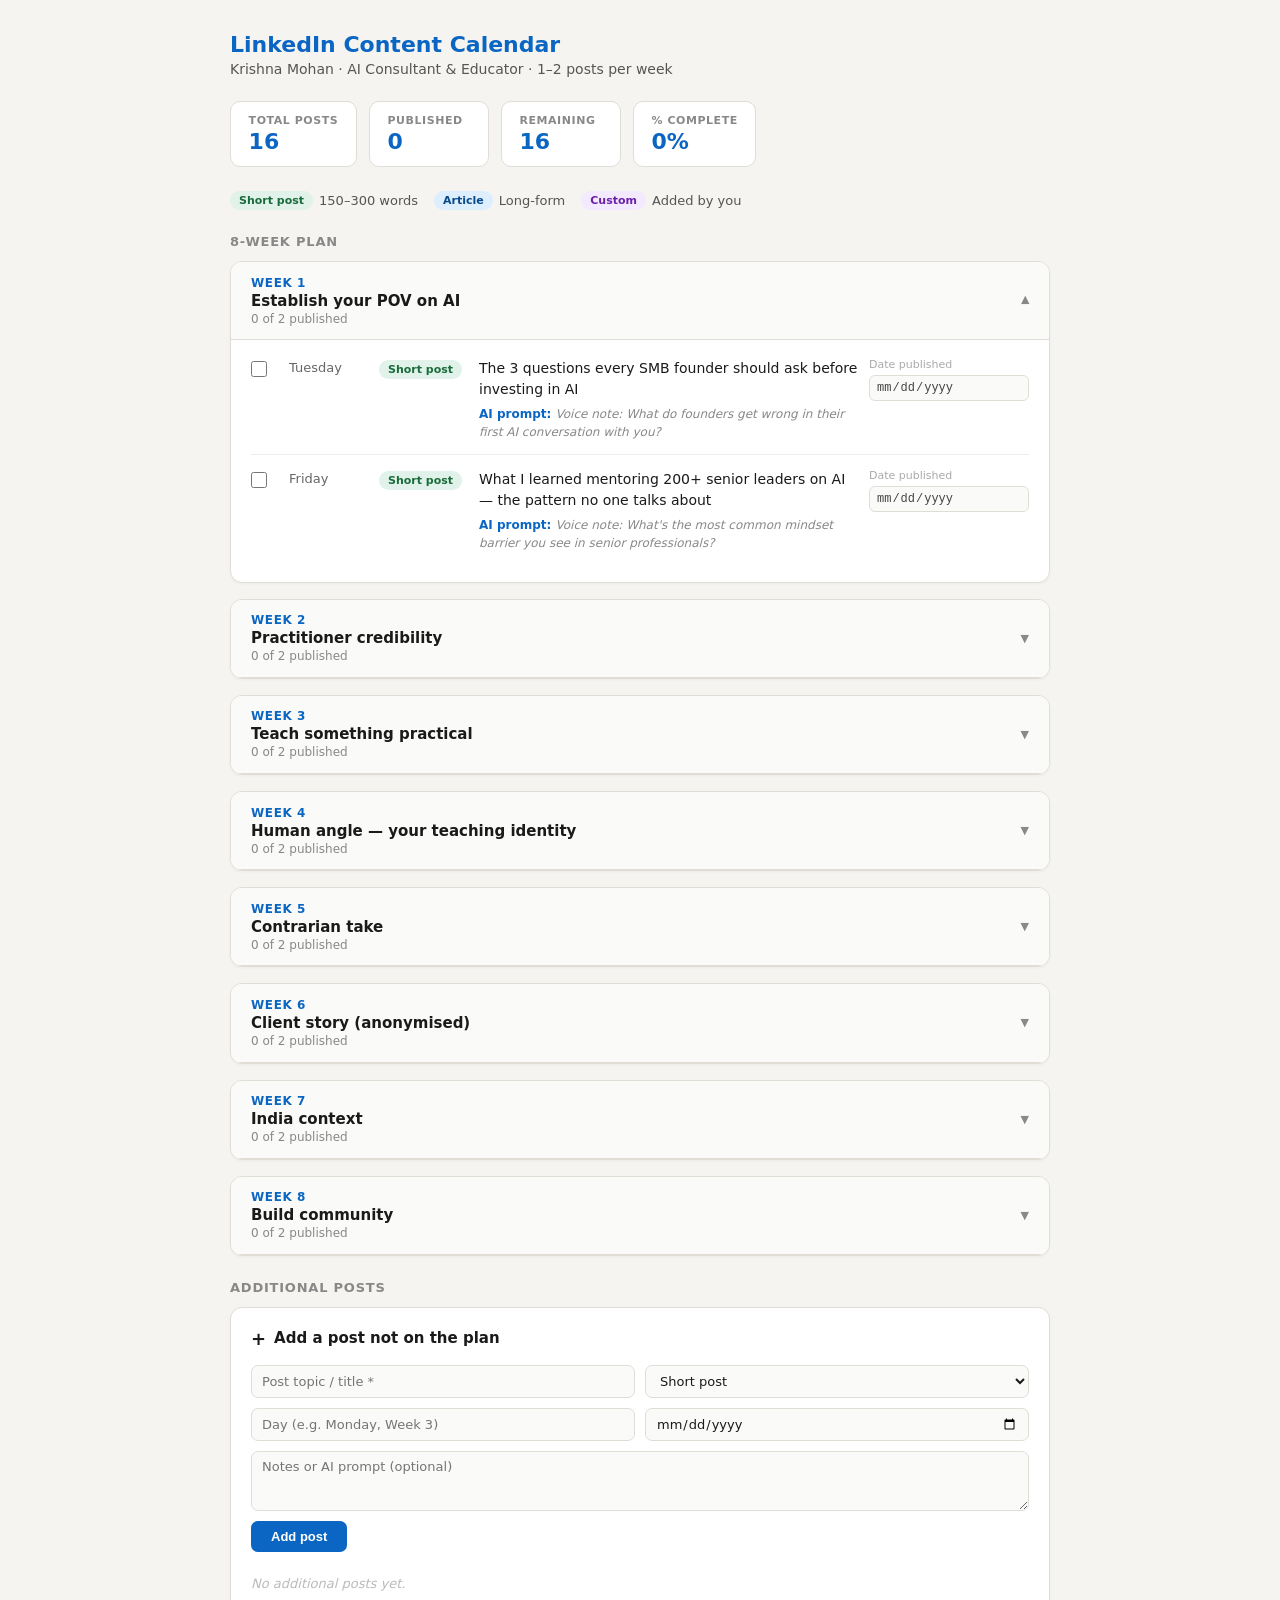
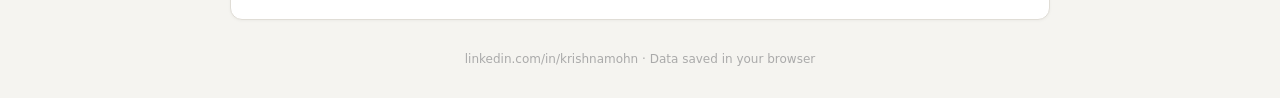
<file: linkedin_content_calendar.html>
<!DOCTYPE html>
<html lang="en">
<head>
<meta charset="UTF-8">
<meta name="viewport" content="width=device-width, initial-scale=1.0">
<title>LinkedIn Content Calendar — Krishna Mohan</title>
<style>
  *, *::before, *::after { box-sizing: border-box; margin: 0; padding: 0; }
  body { font-family: 'Segoe UI', system-ui, sans-serif; background: #f5f4f0; color: #1a1a1a; padding: 2rem 1rem; min-height: 100vh; }
  .container { max-width: 820px; margin: 0 auto; }
  .page-header { margin-bottom: 1.5rem; display: flex; align-items: flex-start; justify-content: space-between; flex-wrap: wrap; gap: 1rem; }
  .page-header-text h1 { font-size: 22px; font-weight: 600; color: #0a66c2; }
  .page-header-text p { font-size: 14px; color: #555; margin-top: 4px; }
  .stats-row { display: flex; gap: 12px; margin-bottom: 1.5rem; flex-wrap: wrap; }
  .stat-card { background: #fff; border: 1px solid #e0ddd6; border-radius: 10px; padding: 0.75rem 1.1rem; min-width: 120px; }
  .stat-label { font-size: 11px; color: #888; font-weight: 600; text-transform: uppercase; letter-spacing: 0.05em; }
  .stat-value { font-size: 22px; font-weight: 600; color: #0a66c2; margin-top: 2px; }
  .legend { display: flex; gap: 1rem; margin-bottom: 1.5rem; flex-wrap: wrap; align-items: center; }
  .legend-item { display: flex; align-items: center; gap: 6px; font-size: 13px; color: #555; }
  .badge { display: inline-block; font-size: 11px; font-weight: 600; padding: 3px 9px; border-radius: 20px; white-space: nowrap; }
  .badge-short { background: #e0f2e9; color: #1a6b3c; }
  .badge-article { background: #ddeeff; color: #0a4a8a; }
  .badge-custom { background: #f3eaff; color: #6b21a8; }
  .week-card { background: #fff; border: 1px solid #e0ddd6; border-radius: 12px; margin-bottom: 1rem; overflow: hidden; box-shadow: 0 1px 3px rgba(0,0,0,0.04); }
  .week-header { display: flex; align-items: center; justify-content: space-between; padding: 0.85rem 1.25rem; background: #fafaf8; cursor: pointer; border-bottom: 1px solid #e0ddd6; user-select: none; }
  .week-header:hover { background: #f2f1ed; }
  .week-label { font-size: 12px; font-weight: 600; color: #0a66c2; text-transform: uppercase; letter-spacing: 0.05em; margin-bottom: 2px; }
  .week-theme { font-size: 15px; font-weight: 600; color: #1a1a1a; }
  .week-progress { font-size: 12px; color: #888; margin-top: 2px; }
  .chevron { font-size: 11px; color: #888; transition: transform 0.2s; display: inline-block; }
  .chevron.open { transform: rotate(180deg); }
  .week-body { display: none; padding: 0.25rem 1.25rem 1rem; }
  .week-body.open { display: block; }
  .post-row { display: grid; grid-template-columns: 28px 80px 90px 1fr 160px; gap: 10px; align-items: start; padding: 0.85rem 0; border-bottom: 1px solid #f0ede8; }
  .post-row:last-child { border-bottom: none; }
  .post-row.completed .post-topic { text-decoration: line-through; color: #aaa; }
  .post-row.completed .post-prompt { color: #ccc; }
  .check-wrap { padding-top: 2px; }
  input[type="checkbox"] { width: 16px; height: 16px; accent-color: #0a66c2; cursor: pointer; margin-top: 1px; }
  .post-day { font-size: 13px; color: #666; padding-top: 2px; }
  .post-topic { font-size: 14px; color: #1a1a1a; line-height: 1.5; margin-bottom: 5px; }
  .post-prompt { font-size: 12px; color: #888; line-height: 1.5; font-style: italic; }
  .prompt-label { font-style: normal; font-weight: 600; color: #0a66c2; }
  .date-input-wrap { display: flex; flex-direction: column; gap: 4px; }
  .date-label { font-size: 11px; color: #aaa; }
  input[type="date"] { font-size: 12px; border: 1px solid #e0ddd6; border-radius: 6px; padding: 4px 6px; color: #444; background: #fafaf8; width: 100%; cursor: pointer; }
  input[type="date"]:focus { outline: none; border-color: #0a66c2; }
  .published-badge { display: inline-block; font-size: 11px; background: #e0f2e9; color: #1a6b3c; padding: 2px 7px; border-radius: 10px; font-weight: 600; }

  /* Add custom post section */
  .custom-section { background: #fff; border: 1px solid #e0ddd6; border-radius: 12px; padding: 1.25rem; margin-bottom: 1rem; box-shadow: 0 1px 3px rgba(0,0,0,0.04); }
  .custom-section h2 { font-size: 15px; font-weight: 600; color: #1a1a1a; margin-bottom: 1rem; display: flex; align-items: center; gap: 8px; }
  .custom-section h2 span { font-size: 18px; }
  .add-form { display: grid; grid-template-columns: 1fr 1fr; gap: 10px; margin-bottom: 10px; }
  .add-form input, .add-form select, .add-form textarea { font-size: 13px; border: 1px solid #e0ddd6; border-radius: 7px; padding: 7px 10px; color: #1a1a1a; background: #fafaf8; width: 100%; font-family: inherit; }
  .add-form textarea { resize: vertical; min-height: 60px; grid-column: 1 / -1; }
  .add-form input:focus, .add-form select:focus, .add-form textarea:focus { outline: none; border-color: #0a66c2; background: #fff; }
  .add-form .full-width { grid-column: 1 / -1; }
  .btn-add { background: #0a66c2; color: #fff; border: none; border-radius: 7px; padding: 8px 20px; font-size: 13px; font-weight: 600; cursor: pointer; transition: background 0.15s; }
  .btn-add:hover { background: #084f9a; }
  .btn-add:active { transform: scale(0.98); }

  /* Custom posts list */
  .custom-posts-list { margin-top: 1rem; }
  .custom-post-row { display: grid; grid-template-columns: 28px 1fr 90px 150px 28px; gap: 10px; align-items: start; padding: 0.75rem 0; border-bottom: 1px solid #f0ede8; }
  .custom-post-row:last-child { border-bottom: none; }
  .custom-post-row.completed .post-topic { text-decoration: line-through; color: #aaa; }
  .btn-delete { background: none; border: none; color: #ddd; cursor: pointer; font-size: 16px; padding: 0; transition: color 0.15s; line-height: 1; padding-top: 2px; }
  .btn-delete:hover { color: #e24b4a; }
  .empty-custom { font-size: 13px; color: #bbb; font-style: italic; padding: 0.5rem 0; }

  .footer { margin-top: 2rem; font-size: 12px; color: #aaa; text-align: center; }
  .section-divider { font-size: 13px; font-weight: 600; color: #888; text-transform: uppercase; letter-spacing: 0.06em; margin: 1.5rem 0 0.75rem; }
</style>
<!-- Google tag (gtag.js) -->
<script async src="https://www.googletagmanager.com/gtag/js?id=G-WFB0HF332W"></script>
<script>
  window.dataLayer = window.dataLayer || [];
  function gtag(){dataLayer.push(arguments);}
  gtag('js', new Date());

  gtag('config', 'G-WFB0HF332W');
</script>
</head>
<body>
<div class="container">

  <div class="page-header">
    <div class="page-header-text">
      <h1>LinkedIn Content Calendar</h1>
      <p>Krishna Mohan · AI Consultant & Educator · 1–2 posts per week</p>
    </div>
  </div>

  <div class="stats-row">
    <div class="stat-card"><div class="stat-label">Total posts</div><div class="stat-value" id="stat-total">0</div></div>
    <div class="stat-card"><div class="stat-label">Published</div><div class="stat-value" id="stat-done">0</div></div>
    <div class="stat-card"><div class="stat-label">Remaining</div><div class="stat-value" id="stat-remain">0</div></div>
    <div class="stat-card"><div class="stat-label">% complete</div><div class="stat-value" id="stat-pct">0%</div></div>
  </div>

  <div class="legend">
    <div class="legend-item"><span class="badge badge-short">Short post</span> 150–300 words</div>
    <div class="legend-item"><span class="badge badge-article">Article</span> Long-form</div>
    <div class="legend-item"><span class="badge badge-custom">Custom</span> Added by you</div>
  </div>

  <div class="section-divider">8-week plan</div>
  <div id="calendar"></div>

  <div class="section-divider">Additional posts</div>
  <div class="custom-section">
    <h2><span>+</span> Add a post not on the plan</h2>
    <div class="add-form">
      <input type="text" id="cf-topic" placeholder="Post topic / title *" />
      <select id="cf-type">
        <option value="short">Short post</option>
        <option value="article">Article</option>
      </select>
      <input type="text" id="cf-day" placeholder="Day (e.g. Monday, Week 3)" />
      <input type="date" id="cf-date" title="Date published" />
      <textarea id="cf-prompt" placeholder="Notes or AI prompt (optional)"></textarea>
    </div>
    <button class="btn-add" onclick="addCustomPost()">Add post</button>
    <div class="custom-posts-list" id="custom-list"></div>
  </div>

  <div class="footer">linkedin.com/in/krishnamohn · Data saved in your browser</div>
</div>

<script>
const STORAGE_KEY = 'km_linkedin_cal_v2';

const weeks = [
  { theme: "Establish your POV on AI", posts: [
    { day: "Tuesday", type: "short", topic: "The 3 questions every SMB founder should ask before investing in AI", prompt: "Voice note: What do founders get wrong in their first AI conversation with you?" },
    { day: "Friday", type: "short", topic: "What I learned mentoring 200+ senior leaders on AI — the pattern no one talks about", prompt: "Voice note: What's the most common mindset barrier you see in senior professionals?" }
  ]},
  { theme: "Practitioner credibility", posts: [
    { day: "Tuesday", type: "short", topic: "I spent 9 years at Thomson Reuters building AI-ready data systems. Here's what the textbooks miss.", prompt: "Voice note: One technical insight from your TR days that changed how you think about AI implementation." },
    { day: "Friday", type: "article", topic: "Why most AI roadmaps fail before they start — and the one thing that fixes it", prompt: "Expand on your AI Hangover piece: what does a good AI roadmap actually look like for a 50-person company?" }
  ]},
  { theme: "Teach something practical", posts: [
    { day: "Wednesday", type: "short", topic: "5 AI tools an SMB can use today with zero technical team — and what each one is actually good for", prompt: "Voice note: Walk through Claude, Otter.ai, Canva AI, ChatGPT, and one more. One sentence on each." },
    { day: "Saturday", type: "short", topic: "The difference between AI strategy and AI tools (and why most companies confuse the two)", prompt: "Voice note: Give a concrete example of a company that bought tools but had no strategy." }
  ]},
  { theme: "Human angle — your teaching identity", posts: [
    { day: "Tuesday", type: "short", topic: "A student asked me last week: 'Is AI going to take my job?' Here's what I told them.", prompt: "Voice note: Recall the actual conversation and what you said." },
    { day: "Friday", type: "short", topic: "The moment I knew traditional business education wasn't keeping up with AI", prompt: "Voice note: A specific classroom or mentoring moment that crystallised this for you." }
  ]},
  { theme: "Contrarian take", posts: [
    { day: "Tuesday", type: "short", topic: "'Move fast and break things' is the worst advice for AI adoption in Indian SMBs", prompt: "Voice note: Why does speed without foundation fail specifically in the Indian SMB context?" },
    { day: "Friday", type: "article", topic: "Data before AI: why Indian businesses need to fix their data foundation first", prompt: "What does bad data hygiene look like in practice? What happens when companies skip this step?" }
  ]},
  { theme: "Client story (anonymised)", posts: [
    { day: "Wednesday", type: "short", topic: "A founder came to me wanting an AI chatbot. We built something entirely different — and it worked.", prompt: "Voice note: Walk through the diagnosis process. What did they think they needed vs what they actually needed?" },
    { day: "Saturday", type: "short", topic: "The one KPI that tells you if an AI implementation is actually working", prompt: "Voice note: What metric do you use to evaluate success in your consulting engagements?" }
  ]},
  { theme: "India context", posts: [
    { day: "Tuesday", type: "short", topic: "AI adoption in India vs the West — why the playbook is not the same", prompt: "Voice note: What structural differences (talent, infrastructure, culture) change how Indian SMBs should approach AI?" },
    { day: "Friday", type: "article", topic: "The Indian SMB opportunity: why the next wave of AI winners will come from Tier 2 cities", prompt: "What are you seeing in your consulting work about AI appetite outside metros?" }
  ]},
  { theme: "Build community", posts: [
    { day: "Tuesday", type: "short", topic: "I'm hosting a free 30-minute Q&A for SMB founders on AI strategy. Drop your biggest question below.", prompt: "Simple engagement post — invite questions, respond to every comment personally." },
    { day: "Friday", type: "short", topic: "8 weeks of posting about AI for Indian businesses — here's what surprised me about the response", prompt: "Reflect on engagement, comments, DMs. What resonated? What will you write about next?" }
  ]}
];

// State
let state = loadState();

function loadState() {
  try {
    const saved = localStorage.getItem(STORAGE_KEY);
    if (saved) return JSON.parse(saved);
  } catch(e) {}
  return { checked: {}, dates: {}, custom: [] };
}

function saveState() {
  try { localStorage.setItem(STORAGE_KEY, JSON.stringify(state)); } catch(e) {}
  updateStats();
}

function postKey(w, p) { return `w${w}_p${p}`; }

function updateStats() {
  const totalPlan = weeks.reduce((a, w) => a + w.posts.length, 0);
  const totalCustom = state.custom.length;
  const total = totalPlan + totalCustom;
  const donePlan = Object.values(state.checked).filter(Boolean).length;
  const doneCustom = (state.custom || []).filter(c => c.checked).length;
  const done = donePlan + doneCustom;
  const remain = total - done;
  const pct = total > 0 ? Math.round((done / total) * 100) : 0;
  document.getElementById('stat-total').textContent = total;
  document.getElementById('stat-done').textContent = done;
  document.getElementById('stat-remain').textContent = remain;
  document.getElementById('stat-pct').textContent = pct + '%';
}

function buildCalendar() {
  const cal = document.getElementById('calendar');
  cal.innerHTML = '';

  weeks.forEach((week, wi) => {
    const doneCount = week.posts.filter((_, pi) => state.checked[postKey(wi, pi)]).length;

    const card = document.createElement('div');
    card.className = 'week-card';

    const header = document.createElement('div');
    header.className = 'week-header';
    header.innerHTML = `
      <div>
        <div class="week-label">Week ${wi + 1}</div>
        <div class="week-theme">${week.theme}</div>
        <div class="week-progress">${doneCount} of ${week.posts.length} published</div>
      </div>
      <span class="chevron ${wi === 0 ? 'open' : ''}" id="chev-${wi}">▼</span>
    `;

    const body = document.createElement('div');
    body.className = 'week-body' + (wi === 0 ? ' open' : '');

    week.posts.forEach((post, pi) => {
      const key = postKey(wi, pi);
      const isChecked = !!state.checked[key];
      const savedDate = state.dates[key] || '';

      const row = document.createElement('div');
      row.className = 'post-row' + (isChecked ? ' completed' : '');
      row.innerHTML = `
        <div class="check-wrap">
          <input type="checkbox" id="chk-${key}" ${isChecked ? 'checked' : ''} title="Mark as published" />
        </div>
        <div class="post-day">${post.day}</div>
        <div><span class="badge badge-${post.type}">${post.type === 'short' ? 'Short post' : 'Article'}</span></div>
        <div>
          <div class="post-topic">${post.topic}</div>
          <div class="post-prompt"><span class="prompt-label">AI prompt: </span>${post.prompt}</div>
        </div>
        <div class="date-input-wrap">
          <div class="date-label">Date published</div>
          <input type="date" id="date-${key}" value="${savedDate}" ${!isChecked ? 'disabled' : ''} />
          ${isChecked && savedDate ? `<span class="published-badge">✓ Published</span>` : ''}
        </div>
      `;

      const chk = row.querySelector(`#chk-${key}`);
      const dateInp = row.querySelector(`#date-${key}`);

      chk.addEventListener('change', () => {
        state.checked[key] = chk.checked;
        if (!chk.checked) { state.dates[key] = ''; }
        saveState();
        buildCalendar();
        // re-open current week
        setTimeout(() => {
          const b = document.querySelector(`#week-body-${wi}`);
          const h = document.querySelector(`#chev-${wi}`);
          if (b) { b.classList.add('open'); }
          if (h) { h.classList.add('open'); }
        }, 10);
      });

      dateInp.addEventListener('change', () => {
        state.dates[key] = dateInp.value;
        saveState();
      });

      body.id = `week-body-${wi}`;
      body.appendChild(row);
    });

    header.addEventListener('click', () => {
      const isOpen = body.classList.contains('open');
      body.classList.toggle('open', !isOpen);
      document.getElementById(`chev-${wi}`).classList.toggle('open', !isOpen);
    });

    card.appendChild(header);
    card.appendChild(body);
    cal.appendChild(card);
  });
}

function buildCustomList() {
  const list = document.getElementById('custom-list');
  if (!state.custom || state.custom.length === 0) {
    list.innerHTML = '<div class="empty-custom">No additional posts yet.</div>';
    return;
  }
  list.innerHTML = '';
  state.custom.forEach((post, i) => {
    const row = document.createElement('div');
    row.className = 'custom-post-row' + (post.checked ? ' completed' : '');
    row.innerHTML = `
      <div class="check-wrap">
        <input type="checkbox" id="cchk-${i}" ${post.checked ? 'checked' : ''} title="Mark as published" />
      </div>
      <div>
        <div class="post-topic">${post.topic}</div>
        ${post.prompt ? `<div class="post-prompt">${post.prompt}</div>` : ''}
        ${post.day ? `<div class="post-day" style="margin-top:4px;font-size:12px;">${post.day}</div>` : ''}
      </div>
      <div><span class="badge badge-custom">${post.type === 'article' ? 'Article' : 'Short post'}</span></div>
      <div class="date-input-wrap">
        <div class="date-label">Date published</div>
        <input type="date" id="cdate-${i}" value="${post.date || ''}" ${!post.checked ? 'disabled' : ''} />
        ${post.checked && post.date ? `<span class="published-badge">✓ Published</span>` : ''}
      </div>
      <button class="btn-delete" onclick="deleteCustom(${i})" title="Remove">✕</button>
    `;

    const chk = row.querySelector(`#cchk-${i}`);
    const dateInp = row.querySelector(`#cdate-${i}`);

    chk.addEventListener('change', () => {
      state.custom[i].checked = chk.checked;
      if (!chk.checked) state.custom[i].date = '';
      saveState();
      buildCustomList();
    });

    dateInp.addEventListener('change', () => {
      state.custom[i].date = dateInp.value;
      saveState();
    });

    list.appendChild(row);
  });
}

function addCustomPost() {
  const topic = document.getElementById('cf-topic').value.trim();
  if (!topic) { document.getElementById('cf-topic').focus(); return; }
  const type = document.getElementById('cf-type').value;
  const day = document.getElementById('cf-day').value.trim();
  const date = document.getElementById('cf-date').value;
  const prompt = document.getElementById('cf-prompt').value.trim();

  if (!state.custom) state.custom = [];
  state.custom.push({ topic, type, day, date, prompt, checked: !!date });
  saveState();

  document.getElementById('cf-topic').value = '';
  document.getElementById('cf-day').value = '';
  document.getElementById('cf-date').value = '';
  document.getElementById('cf-prompt').value = '';
  document.getElementById('cf-type').value = 'short';

  buildCustomList();
}

function deleteCustom(i) {
  state.custom.splice(i, 1);
  saveState();
  buildCustomList();
}

// Init
buildCalendar();
buildCustomList();
updateStats();
</script>
</body>
</html>
</file>
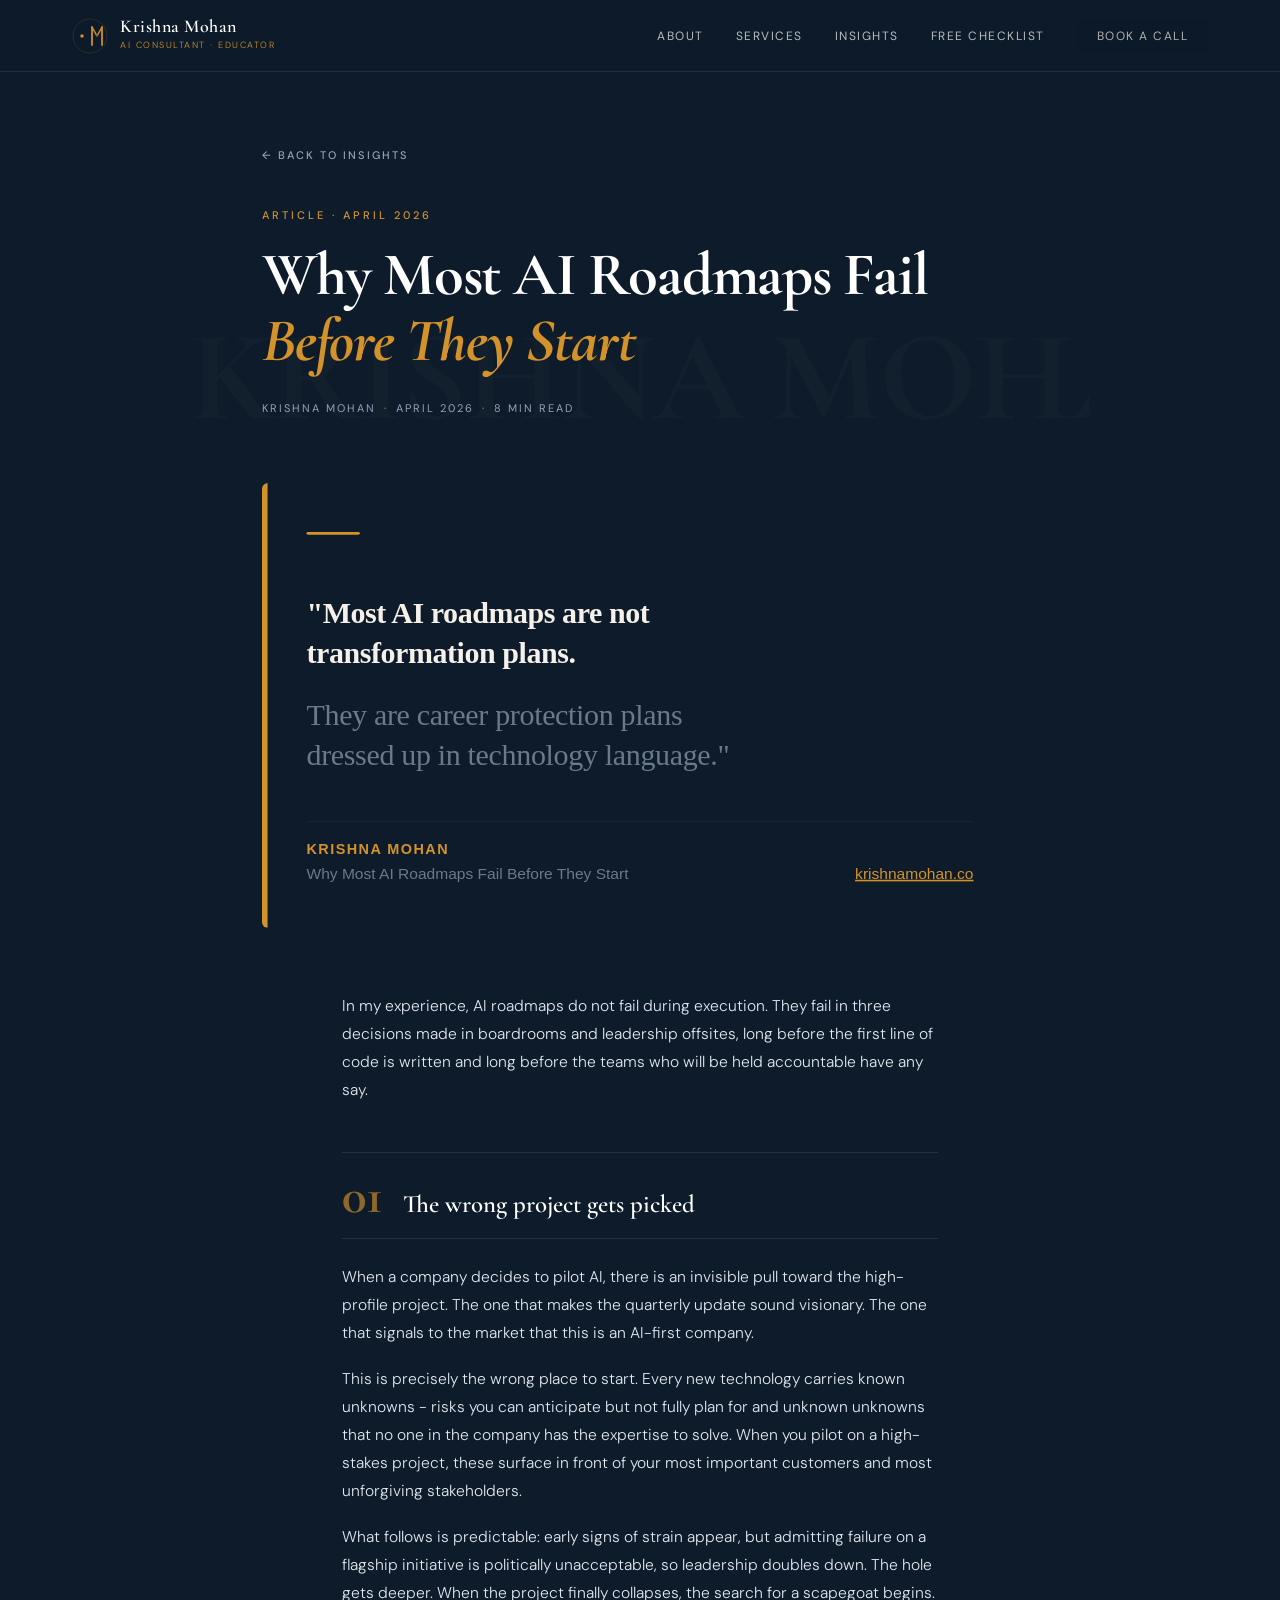
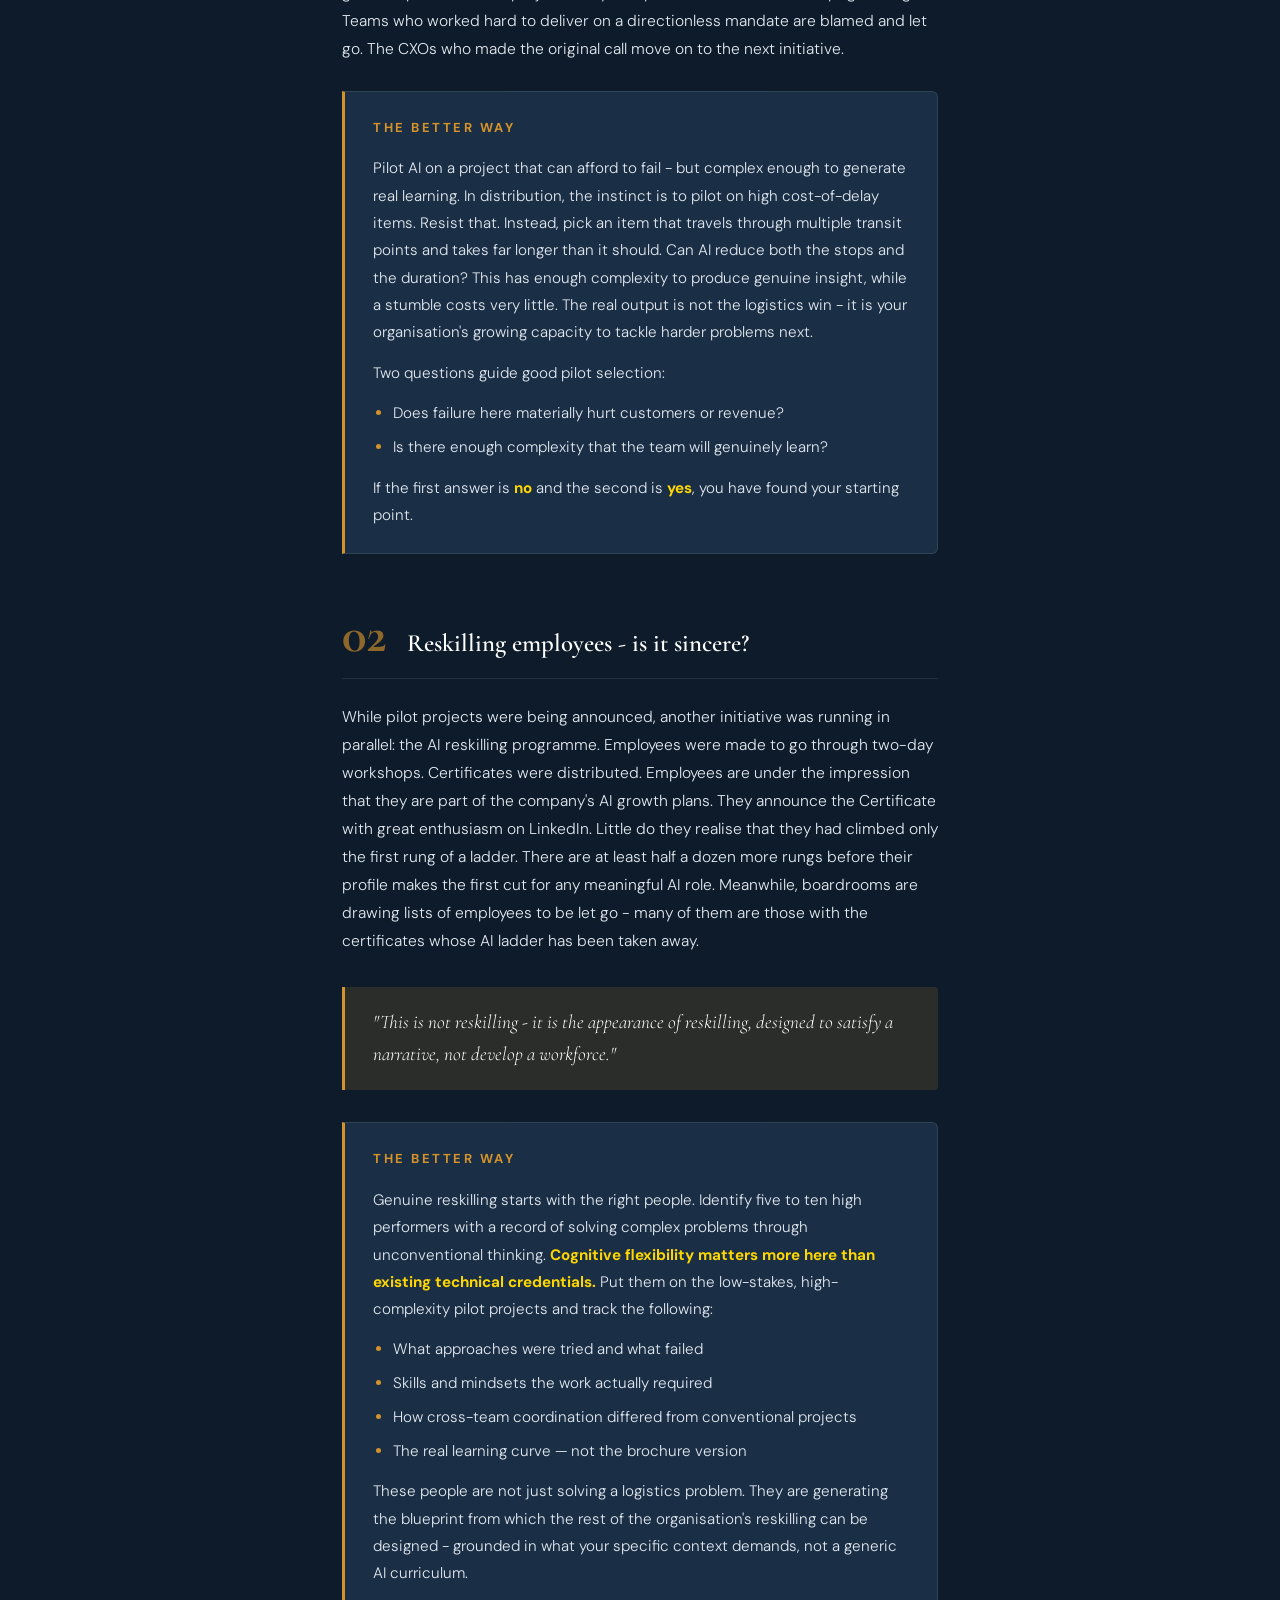
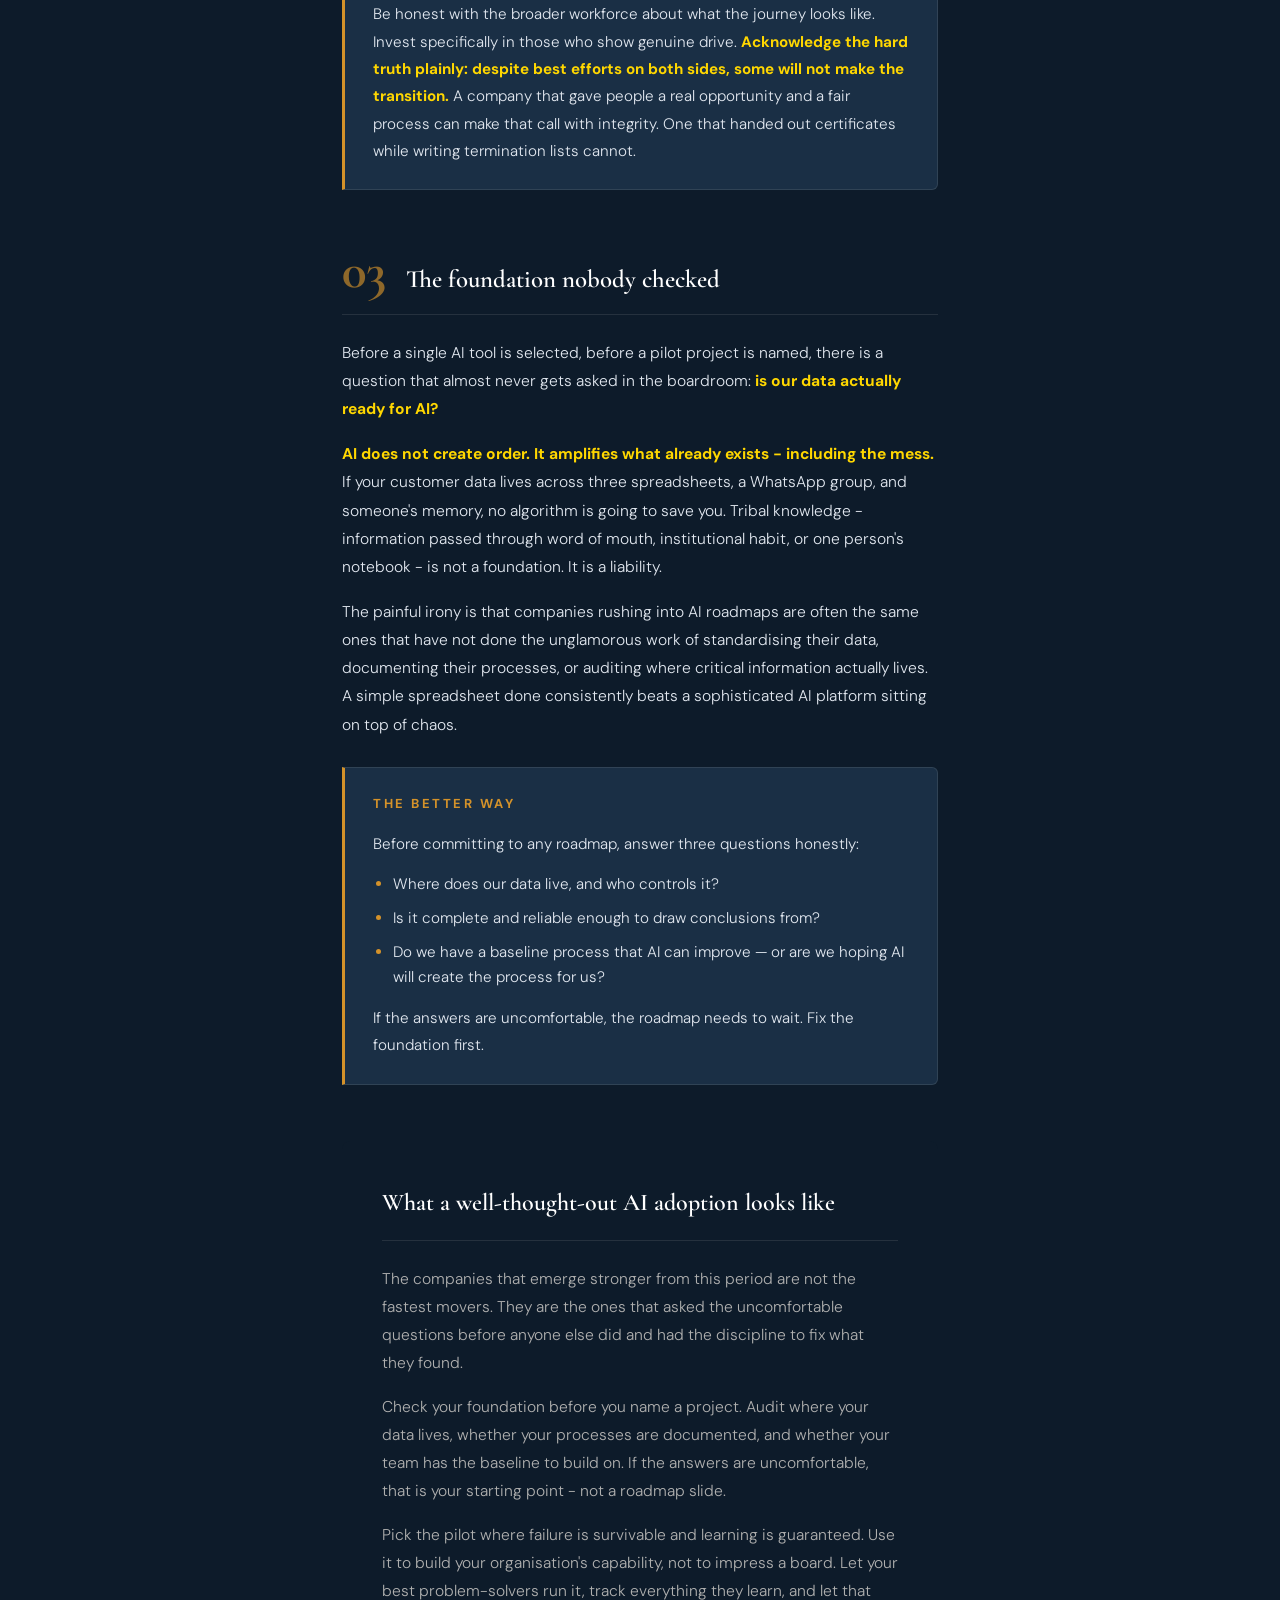
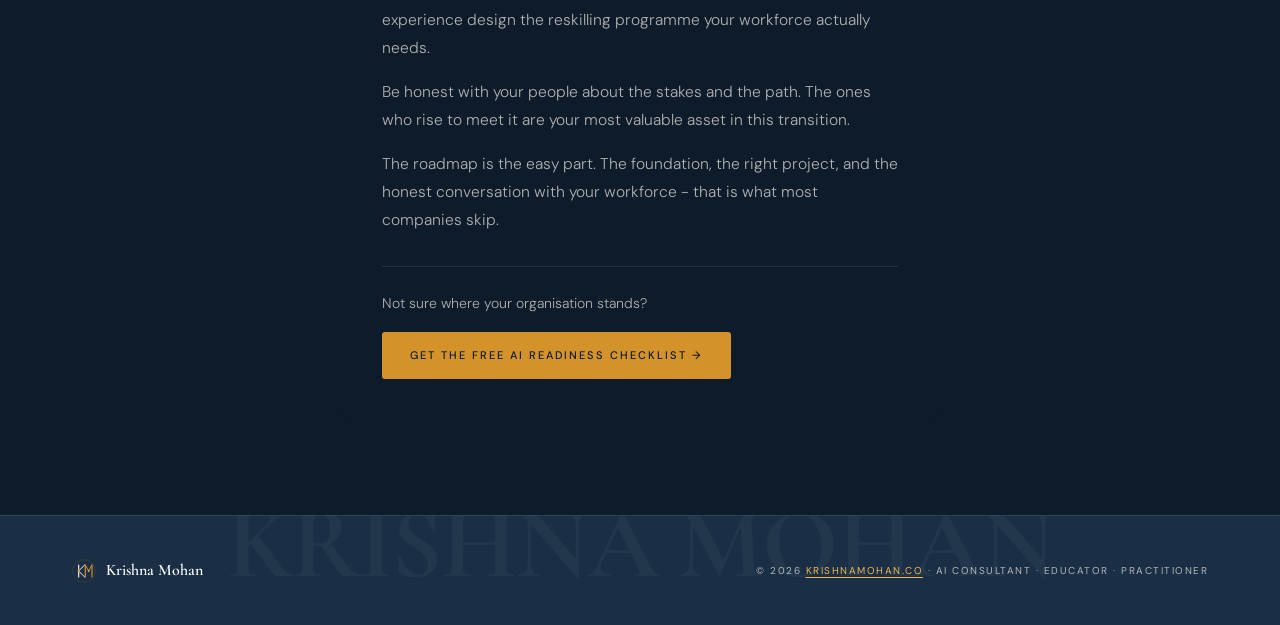
<file: articles/why-ai-roadmaps-fail.html>
<!DOCTYPE html>
<html lang="en">

<head>
    <meta charset="UTF-8">
    <meta name="viewport" content="width=device-width, initial-scale=1.0">
    <title>Why Most AI Roadmaps Fail Before They Start — Krishna Mohan</title>
    <meta name="description"
        content="AI roadmaps don't fail during execution. They fail in three decisions made in boardrooms before the work begins.">
    <meta property="og:title" content="Why Most AI Roadmaps Fail Before They Start">
    <meta property="og:description"
        content="AI roadmaps don't fail during execution. They fail in three decisions made in boardrooms before the work begins.">
    <meta property="og:url" content="https://krishnamohan.co/why-ai-roadmaps-fail">
    <link rel="preconnect" href="https://fonts.googleapis.com">
    <link rel="preconnect" href="https://fonts.gstatic.com" crossorigin>
    <link
        href="https://fonts.googleapis.com/css2?family=Cormorant+Garamond:ital,wght@0,400;0,600;0,700;1,400;1,600&family=DM+Sans:wght@300;400;500&display=swap"
        rel="stylesheet">
    <style>
        *,
        *::before,
        *::after {
            box-sizing: border-box;
            margin: 0;
            padding: 0;
        }

        :root {
            --navy: #0D1B2A;
            --navy-mid: #1A2F45;
            --navy-light: #2A4A6B;
            --amber: #D4922A;
            --amber-light: #F0B855;
            --gold: #FFD700;
            --amber-glow: rgba(212, 146, 42, 0.15);
            --cream: #F5F0E8;
            --cream-dark: #E8E0D0;
            --white: #FFFFFF;
            --text-body: #E2E8F0;
            --text-muted: #94A3B8;
            --border-dark: rgba(245, 240, 232, 0.1);
            --muted-dark: rgba(245, 240, 232, 0.7);
        }

        html {
            scroll-behavior: smooth;
        }

        body {
            background: var(--navy);
            color: var(--white);
            font-family: 'DM Sans', sans-serif;
            font-weight: 300;
            line-height: 1.8;
            font-size: 16px;
        }

        /* ── NAV ── */
        nav {
            position: fixed;
            top: 0;
            left: 0;
            right: 0;
            z-index: 100;
            height: 72px;
            background: rgba(13, 27, 42, 0.95);
            backdrop-filter: blur(16px);
            border-bottom: 1px solid var(--border-dark);
            padding: 0 72px;
            display: flex;
            justify-content: space-between;
            align-items: center;
        }

        .nav-brand {
            display: flex;
            align-items: center;
            gap: 12px;
            text-decoration: none;
        }

        .nav-brand-text {
            font-family: 'Cormorant Garamond', serif;
            font-size: 18px;
            font-weight: 600;
            color: var(--white);
            letter-spacing: 0.5px;
            line-height: 1;
        }

        .nav-brand-sub {
            font-family: 'DM Sans', sans-serif;
            font-size: 9px;
            font-weight: 300;
            color: var(--amber);
            letter-spacing: 1.5px;
            text-transform: uppercase;
            margin-top: 2px;
        }

        .nav-links {
            display: flex;
            gap: 2rem;
            list-style: none;
            align-items: center;
        }

        .nav-links a {
            color: var(--white);
            opacity: 0.7;
            text-decoration: none;
            font-family: 'DM Sans', sans-serif;
            font-size: 12px;
            font-weight: 400;
            letter-spacing: 1.5px;
            text-transform: uppercase;
            transition: all 0.2s;
        }

        .nav-links a:hover {
            color: var(--white);
            opacity: 1;
        }

        .nav-cta {
            background: var(--navy) !important;
            color: var(--cream) !important;
            padding: 0.5rem 1.25rem;
            border-radius: 3px;
            transition: opacity 0.2s !important;
        }

        .nav-cta:hover {
            opacity: 0.8;
            color: var(--cream) !important;
        }

        /* ── ARTICLE HEADER ── */
        .article-header {
            padding: 140px 72px 64px;
            max-width: 900px;
            margin: 0 auto;
            position: relative;
            overflow: hidden;
        }

        .watermark {
            position: absolute;
            font-family: 'Cormorant Garamond', serif;
            font-weight: 700;
            font-size: clamp(60px, 10vw, 140px);
            color: var(--white);
            opacity: 0.02;
            letter-spacing: -2px;
            white-space: nowrap;
            pointer-events: none;
            user-select: none;
            bottom: -10px;
            left: 0;
            z-index: 0;
        }

        .back-link {
            display: inline-block;
            font-family: 'DM Sans', sans-serif;
            font-size: 11px;
            font-weight: 500;
            letter-spacing: 2px;
            text-transform: uppercase;
            color: var(--text-muted);
            text-decoration: none;
            margin-bottom: 2.5rem;
            transition: color 0.2s;
            position: relative;
            z-index: 1;
        }

        .back-link::before {
            content: '← ';
        }

        .back-link:hover {
            color: var(--amber);
        }

        .section-label {
            font-family: 'DM Sans', sans-serif;
            font-size: 11px;
            font-weight: 500;
            letter-spacing: 3px;
            text-transform: uppercase;
            color: var(--amber);
            margin-bottom: 16px;
            position: relative;
            z-index: 1;
        }

        .article-header h1 {
            font-family: 'Cormorant Garamond', serif;
            font-size: clamp(2.4rem, 5.5vw, 3.8rem);
            font-weight: 700;
            line-height: 1.1;
            color: var(--white);
            margin-bottom: 1.5rem;
            letter-spacing: -0.02em;
            position: relative;
            z-index: 1;
        }

        .article-header h1 em {
            font-style: italic;
            color: var(--amber);
        }

        .article-meta {
            font-family: 'DM Sans', sans-serif;
            font-size: 11px;
            font-weight: 400;
            letter-spacing: 2px;
            text-transform: uppercase;
            color: var(--text-muted);
            position: relative;
            z-index: 1;
            display: flex;
            align-items: center;
            gap: 0.5rem;
        }

        .article-meta .dot {
            color: var(--amber);
        }

        /* ── GRAPHIC ── */
        .graphic-wrap {
            max-width: 900px;
            margin: 0 auto 4rem;
            padding: 0 72px;
        }

        .graphic-wrap svg {
            width: 100%;
            border-radius: 6px;
            display: block;
        }

        /* ── ARTICLE BODY ── */
        .article-body {
            max-width: 740px;
            margin: 0 auto;
            padding: 0 72px 96px;
        }

        .intro {
            font-family: 'Cormorant Garamond', serif;
            font-size: 1.2rem;
            font-weight: 400;
            color: var(--white);
            line-height: 1.85;
            margin-bottom: 3rem;
            padding-bottom: 3rem;
            border-bottom: 1px solid var(--border-dark);
        }

        /* ── SECTIONS ── */
        .section {
            margin-bottom: 3.5rem;
        }

        .section-header {
            display: flex;
            align-items: baseline;
            gap: 1.25rem;
            margin-bottom: 1.5rem;
            padding-bottom: 1rem;
            border-bottom: 1px solid var(--border-dark);
        }

        .section-num {
            font-family: 'Cormorant Garamond', serif;
            font-size: 3.2rem;
            font-weight: 700;
            color: var(--amber);
            line-height: 1;
            opacity: 0.65;
            flex-shrink: 0;
        }

        .section-title {
            font-family: 'Cormorant Garamond', serif;
            font-size: 1.55rem;
            font-weight: 600;
            color: var(--white);
            line-height: 1.25;
        }

        .article-body p {
            font-family: 'DM Sans', sans-serif;
            color: var(--text-body);
            margin-bottom: 1.1rem;
            font-size: 0.975rem;
            font-weight: 300;
            line-height: 1.8;
        }

        .article-body strong {
            color: var(--gold);
            font-weight: 700;
        }

        /* ── CALLOUT ── */
        .callout {
            border-left: 3px solid var(--amber);
            padding: 1.25rem 1.75rem;
            margin: 2rem 0;
            font-family: 'Cormorant Garamond', serif;
            font-style: italic;
            font-size: 1.2rem;
            color: var(--white);
            line-height: 1.65;
            background: var(--amber-glow);
            border-radius: 0 4px 4px 0;
        }

        /* ── SOLUTION BLOCK ── */
        .solution {
            background: var(--navy-mid);
            border: 1px solid var(--border-dark);
            border-left: 3px solid var(--amber);
            border-radius: 0 6px 6px 0;
            padding: 1.5rem 1.75rem;
            margin: 1.75rem 0;
        }

        .solution-label {
            font-family: 'DM Sans', sans-serif;
            font-size: 13px;
            letter-spacing: 2.5px;
            text-transform: uppercase;
            color: var(--amber);
            font-weight: 700;
            margin-bottom: 1rem;
        }

        .solution p {
            color: var(--text-body);
            font-size: 0.95rem;
            margin-bottom: 0.85rem;
            font-weight: 300;
        }

        .solution p:last-child {
            margin-bottom: 0;
        }

        .solution ul {
            margin: 0.5rem 0 0.85rem 1.25rem;
            padding: 0;
        }

        .solution ul li {
            font-family: 'DM Sans', sans-serif;
            color: var(--text-body);
            font-size: 0.95rem;
            font-weight: 300;
            margin-bottom: 0.5rem;
            line-height: 1.7;
        }

        .solution ul li::marker {
            color: var(--amber);
        }

        /* ── CLOSING ── */
        .closing {
            background: var(--navy);
            border-radius: 8px;
            padding: 2.5rem;
            margin-top: 3rem;
        }

        .closing h2 {
            font-family: 'Cormorant Garamond', serif;
            font-size: 1.5rem;
            font-weight: 600;
            color: var(--white);
            margin-bottom: 1.5rem;
            padding-bottom: 1rem;
            border-bottom: 1px solid var(--border-dark);
        }

        .closing p {
            font-family: 'DM Sans', sans-serif;
            color: var(--muted-dark);
            font-size: 0.975rem;
            font-weight: 300;
            margin-bottom: 1rem;
            line-height: 1.8;
        }

        .closing p:last-of-type {
            margin-bottom: 0;
        }

        .cta-block {
            margin-top: 2rem;
            padding-top: 1.5rem;
            border-top: 1px solid var(--border-dark);
            display: flex;
            align-items: center;
            justify-content: space-between;
            flex-wrap: wrap;
            gap: 1rem;
        }

        .cta-text {
            font-family: 'DM Sans', sans-serif;
            font-size: 0.875rem;
            font-weight: 300;
            color: var(--muted-dark);
        }

        .cta-btn {
            display: inline-block;
            background: var(--amber);
            color: var(--navy);
            text-decoration: none;
            font-family: 'DM Sans', sans-serif;
            font-size: 11px;
            font-weight: 500;
            letter-spacing: 2px;
            text-transform: uppercase;
            padding: 0.85rem 1.75rem;
            border-radius: 3px;
            transition: background 0.2s, transform 0.2s;
            white-space: nowrap;
        }

        .cta-btn:hover {
            background: var(--amber-light);
            transform: translateY(-2px);
        }

        /* ── FOOTER ── */
        footer {
            background: var(--navy-mid);
            border-top: 1px solid var(--border-dark);
            padding: 2.5rem 72px;
            text-align: center;
            position: relative;
            overflow: hidden;
        }

        .footer-watermark {
            position: absolute;
            font-family: 'Cormorant Garamond', serif;
            font-weight: 700;
            font-size: clamp(40px, 8vw, 100px);
            color: var(--cream);
            opacity: 0.04;
            letter-spacing: -2px;
            white-space: nowrap;
            pointer-events: none;
            bottom: -10px;
            left: 50%;
            transform: translateX(-50%);
            z-index: 0;
        }

        .footer-inner {
            position: relative;
            z-index: 1;
            display: flex;
            align-items: center;
            justify-content: space-between;
        }

        .footer-brand {
            display: flex;
            align-items: center;
            gap: 10px;
        }

        .footer-name {
            font-family: 'Cormorant Garamond', serif;
            font-size: 16px;
            font-weight: 600;
            color: var(--white);
        }

        .footer-copy {
            font-family: 'DM Sans', sans-serif;
            font-size: 10px;
            font-weight: 400;
            letter-spacing: 1.5px;
            text-transform: uppercase;
            color: var(--muted-dark);
        }

        .footer-copy a {
            color: var(--amber-light);
            text-decoration: underline;
            text-underline-offset: 3px;
        }

        .footer-copy a:hover {
            color: var(--amber);
        }

        /* ── REVEAL ── */
        .reveal {
            opacity: 0;
            transform: translateY(28px);
            transition: opacity 0.7s ease, transform 0.7s ease;
        }

        .reveal.visible {
            opacity: 1;
            transform: translateY(0);
        }

        /* ── RESPONSIVE ── */
        @media (max-width: 768px) {
            nav {
                padding: 0 24px;
            }

            .nav-links {
                display: none;
            }

            .article-header {
                padding: 100px 24px 48px;
            }

            .graphic-wrap {
                padding: 0 24px;
            }

            .article-body {
                padding: 0 24px 64px;
            }

            footer {
                padding: 2rem 24px;
            }

            .footer-inner {
                flex-direction: column;
                gap: 1rem;
                text-align: center;
            }

            .cta-block {
                flex-direction: column;
                align-items: flex-start;
            }
        }
    </style>

    <!-- Google tag (gtag.js) -->
    <script async src="https://www.googletagmanager.com/gtag/js?id=G-WFB0HF332W"></script>
    <script>
      window.dataLayer = window.dataLayer || [];
      function gtag(){dataLayer.push(arguments);}
      gtag('js', new Date());

      gtag('config', 'G-WFB0HF332W');
    </script>
</head>

<body>

    <!-- NAV -->
    <nav>
        <a href="https://krishnamohan.co" class="nav-brand">
            <svg width="36" height="36" viewBox="0 0 72 72" fill="none">
                <circle cx="36" cy="36" r="34" stroke="#D4922A" stroke-width="0.8" opacity="0.4" />
                <line x1="20" y1="18" x2="20" y2="54" stroke="#0D1B2A" stroke-width="3.5" stroke-linecap="round" />
                <line x1="20" y1="36" x2="38" y2="18" stroke="#0D1B2A" stroke-width="3" stroke-linecap="round" />
                <line x1="20" y1="36" x2="38" y2="54" stroke="#0D1B2A" stroke-width="3" stroke-linecap="round" />
                <line x1="40" y1="18" x2="40" y2="54" stroke="#D4922A" stroke-width="3.5" stroke-linecap="round" />
                <line x1="40" y1="18" x2="50" y2="36" stroke="#D4922A" stroke-width="3" stroke-linecap="round" />
                <line x1="50" y1="36" x2="60" y2="18" stroke="#D4922A" stroke-width="3" stroke-linecap="round" />
                <line x1="60" y1="18" x2="60" y2="54" stroke="#D4922A" stroke-width="3.5" stroke-linecap="round" />
                <circle cx="20" cy="36" r="3.5" fill="#D4922A" />
                <circle cx="50" cy="36" r="3" fill="#0D1B2A" opacity="0.4" />
            </svg>
            <div>
                <div class="nav-brand-text">Krishna Mohan</div>
                <div class="nav-brand-sub">AI Consultant · Educator</div>
            </div>
        </a>
        <ul class="nav-links">
            <li><a href="https://krishnamohan.co/#about">About</a></li>
            <li><a href="https://krishnamohan.co/#services">Services</a></li>
            <li><a href="https://krishnamohan.co/#blog">Insights</a></li>
            <li><a href="https://krishnamohan.co/#checklist">Free Checklist</a></li>
            <li><a href="https://calendly.com/krishnamohn/30min" class="nav-cta">Book a Call</a></li>
        </ul>
    </nav>

    <!-- ARTICLE HEADER -->
    <div class="article-header">
        <div class="watermark">KRISHNA MOHAN</div>
        <a href="https://krishnamohan.co/#blog" class="back-link">Back to Insights</a>
        <div class="section-label">Article · April 2026</div>
        <h1>Why Most AI Roadmaps Fail <em>Before They Start</em></h1>
        <div class="article-meta">
            Krishna Mohan
            <span class="dot">·</span>
            April 2026
            <span class="dot">·</span>
            8 min read
        </div>
    </div>

    <!-- GRAPHIC -->
    <div class="graphic-wrap">
        <svg viewBox="0 0 680 400" xmlns="http://www.w3.org/2000/svg" role="img">
            <title>Most AI roadmaps are not transformation plans — Krishna Mohan</title>
            <rect x="0" y="0" width="680" height="400" fill="#0D1B2A" />
            <rect x="0" y="0" width="5" height="400" fill="#D4922A" />
            <rect x="40" y="44" width="48" height="2.5" fill="#D4922A" rx="1.5" />
            <text x="40" y="126" font-family="Georgia, serif" font-size="27" font-weight="700" fill="#F5F0E8"
                letter-spacing="-0.4">"Most AI roadmaps are not</text>
            <text x="40" y="162" font-family="Georgia, serif" font-size="27" font-weight="700" fill="#F5F0E8"
                letter-spacing="-0.4">transformation plans.</text>
            <text x="40" y="218" font-family="Georgia, serif" font-size="27" font-weight="400" fill="#6B7A8A"
                letter-spacing="-0.3">They are career protection plans</text>
            <text x="40" y="254" font-family="Georgia, serif" font-size="27" font-weight="400" fill="#6B7A8A"
                letter-spacing="-0.3">dressed up in technology language."</text>
            <rect x="40" y="304" width="600" height="0.5" fill="#1A2F45" />
            <text x="40" y="334" font-family="Arial, sans-serif" font-size="13" font-weight="700" fill="#D4922A"
                letter-spacing="0.1em">KRISHNA MOHAN</text>
            <text x="40" y="356" font-family="Arial, sans-serif" font-size="14" fill="#6B7A8A">Why Most AI Roadmaps Fail
                Before They Start</text>
            <a href="https://krishnamohan.co" target="_blank">
                <text x="640" y="356" font-family="Arial, sans-serif" font-size="14" fill="#D4922A" text-anchor="end"
                    text-decoration="underline" style="cursor:pointer;">krishnamohan.co</text>
            </a>
        </svg>
    </div>

    <!-- ARTICLE BODY -->
    <div class="article-body">

        <p class="intro reveal">In my experience, AI roadmaps do not fail during execution. They fail in 
            three decisions made in boardrooms and leadership offsites, long before the first line of 
            code is written and long before the teams who will be held accountable have any say.</p>

        <!-- SECTION 1 -->
        <div class="section reveal">
            <div class="section-header">
                <span class="section-num">01</span>
                <span class="section-title">The wrong project gets picked</span>
            </div>
            <p>When a company decides to pilot AI, there is an invisible pull toward the high-profile project. The one
                that makes the quarterly update sound visionary. The one that signals to the market that this is an
                AI-first company.</p>
            <p>This is precisely the wrong place to start. Every new technology carries known unknowns - 
                risks you can anticipate but not fully plan for and unknown unknowns that no one in the 
                company has the expertise to solve. When you pilot on a high-stakes project, these 
                surface in front of your most important customers and most unforgiving stakeholders.</p>
            <p>What follows is predictable: early signs of strain appear, but admitting failure on a 
                flagship initiative is politically unacceptable, so leadership doubles down. The hole 
                gets deeper. When the project finally collapses, the search for a scapegoat begins. 
                Teams who worked hard to deliver on a directionless mandate are blamed and let go. 
                The CXOs who made the original call move on to the next initiative.</p>
            <div class="solution">
                <div class="solution-label">The Better Way</div>
                <p>Pilot AI on a project that can afford to fail - but complex enough to generate real learning. In
                    distribution, the instinct is to pilot on high cost-of-delay items. Resist that. Instead, pick an
                    item that travels through multiple transit points and takes far longer than it should. Can AI reduce
                    both the stops and the duration? This has enough complexity to produce genuine insight, while a
                    stumble costs very little. The real output is not the logistics win - it is your organisation's
                    growing capacity to tackle harder problems next.</p>
                <p>Two questions guide good pilot selection:</p>
                <ul>
                    <li>Does failure here materially hurt customers or revenue?</li>
                    <li>Is there enough complexity that the team will genuinely learn?</li>
                </ul>
                <p>If the first answer is <strong>no</strong> and the second is <strong>yes</strong>, you have found your starting point.</p>
            </div>
        </div>

        <!-- SECTION 2 -->
        <div class="section reveal">
            <div class="section-header">
                <span class="section-num">02</span>
                <span class="section-title">Reskilling employees - is it sincere?</span>
            </div>
            <p>While pilot projects were being announced, another initiative was running in parallel: 
                the AI reskilling programme. Employees were made to go through two-day workshops. 
                Certificates were distributed. Employees are under the impression that they are part of 
                the company's AI growth plans. They announce the Certificate with great enthusiasm on 
                LinkedIn. Little do they realise that they had climbed only the first rung of a ladder. 
                There are at least half a dozen more rungs before their profile makes the first cut for 
                any meaningful AI role. Meanwhile, boardrooms are drawing lists of employees to be let 
                go - many of them are those with the certificates whose AI ladder has been taken away.</p>
            <div class="callout">"This is not reskilling - it is the appearance of reskilling, designed to satisfy a
                narrative, not develop a workforce."</div>
            <div class="solution">
                <div class="solution-label">The Better Way</div>
                <p>Genuine reskilling starts with the right people. Identify five to ten high performers 
                    with a record of solving complex problems through unconventional thinking. 
                    <strong>Cognitive flexibility matters more here than existing technical 
                    credentials.</strong> Put them on the low-stakes, high-complexity pilot projects 
                    and track the following:</p>
                <ul>
                    <li>What approaches were tried and what failed</li>
                    <li>Skills and mindsets the work actually required</li>
                    <li>How cross-team coordination differed from conventional projects</li>
                    <li>The real learning curve — not the brochure version</li>
                </ul>
                <p>These people are not just solving a logistics problem. They are generating the blueprint from which
                    the rest of the organisation's reskilling can be designed - grounded in what your specific context
                    demands, not a generic AI curriculum.</p>
                <p>Be honest with the broader workforce about what the journey looks like. Invest 
                    specifically in those who show genuine drive. <strong>Acknowledge the hard truth 
                    plainly: despite best efforts on both sides, some will not make the 
                    transition.</strong> A company that gave people a real opportunity and a fair 
                    process can make that call with integrity. One that handed out certificates while 
                    writing termination lists cannot.</p>
            </div>
        </div>

        <!-- SECTION 3 -->
        <div class="section reveal">
            <div class="section-header">
                <span class="section-num">03</span>
                <span class="section-title">The foundation nobody checked</span>
            </div>
            <p>Before a single AI tool is selected, before a pilot project is named, there is a 
                question that almost never gets asked in the boardroom: <strong>is our data actually 
                ready for AI?</strong></p>
            <p><strong>AI does not create order. It amplifies what already exists - including the 
                mess.</strong> If your customer data lives across three spreadsheets, a WhatsApp group, 
                and someone's memory, no algorithm is going to save you. Tribal knowledge - information 
                passed through word of mouth, institutional habit, or one person's notebook - is not a 
                foundation. It is a liability.</p>
            <p>The painful irony is that companies rushing into AI roadmaps are often the same ones that have not done
                the unglamorous work of standardising their data, documenting their processes, or auditing where
                critical information actually lives. A simple spreadsheet done consistently beats a sophisticated AI
                platform sitting on top of chaos.</p>
            <div class="solution">
                <div class="solution-label">The Better Way</div>
                <p>Before committing to any roadmap, answer three questions honestly:</p>
                <ul>
                    <li>Where does our data live, and who controls it?</li>
                    <li>Is it complete and reliable enough to draw conclusions from?</li>
                    <li>Do we have a baseline process that AI can improve — or are we hoping AI will create the process
                        for us?</li>
                </ul>
                <p>If the answers are uncomfortable, the roadmap needs to wait. Fix the foundation first.</p>
            </div>
        </div>

        <!-- CLOSING -->
        <div class="closing reveal">
            <h2>What a well-thought-out AI adoption looks like</h2>
            <p>The companies that emerge stronger from this period are not the fastest movers. They are the ones that
                asked the uncomfortable questions before anyone else did and had the discipline to fix what they
                found.</p>
            <p>Check your foundation before you name a project. Audit where your data lives, whether your processes are
                documented, and whether your team has the baseline to build on. If the answers are uncomfortable, that
                is your starting point - not a roadmap slide.</p>
            <p>Pick the pilot where failure is survivable and learning is guaranteed. Use it to build your
                organisation's capability, not to impress a board. Let your best problem-solvers run it, track
                everything they learn, and let that experience design the reskilling programme your workforce actually
                needs.</p>
            <p>Be honest with your people about the stakes and the path. The ones who rise to meet it are your most
                valuable asset in this transition.</p>
            <p>The roadmap is the easy part. The foundation, the right project, and the honest conversation with your
                workforce - that is what most companies skip.</p>
            <div class="cta-block">
                <span class="cta-text">Not sure where your organisation stands?</span>
                <a href="https://krishnamohan.co/#checklist" class="cta-btn">Get the Free AI Readiness Checklist →</a>
            </div>
        </div>

    </div>

    <!-- FOOTER -->
    <footer>
        <div class="footer-watermark">KRISHNA MOHAN</div>
        <div class="footer-inner">
            <div class="footer-brand">
                <svg width="24" height="24" viewBox="0 0 72 72" fill="none">
                    <circle cx="36" cy="36" r="34" stroke="#D4922A" stroke-width="0.8" opacity="0.5" />
                    <line x1="20" y1="18" x2="20" y2="54" stroke="#F5F0E8" stroke-width="3.5" stroke-linecap="round" />
                    <line x1="20" y1="36" x2="38" y2="18" stroke="#F5F0E8" stroke-width="3" stroke-linecap="round" />
                    <line x1="20" y1="36" x2="38" y2="54" stroke="#F5F0E8" stroke-width="3" stroke-linecap="round" />
                    <line x1="40" y1="18" x2="40" y2="54" stroke="#D4922A" stroke-width="3.5" stroke-linecap="round" />
                    <line x1="40" y1="18" x2="50" y2="36" stroke="#D4922A" stroke-width="3" stroke-linecap="round" />
                    <line x1="50" y1="36" x2="60" y2="18" stroke="#D4922A" stroke-width="3" stroke-linecap="round" />
                    <line x1="60" y1="18" x2="60" y2="54" stroke="#D4922A" stroke-width="3.5" stroke-linecap="round" />
                    <circle cx="20" cy="36" r="3.5" fill="#D4922A" />
                    <circle cx="50" cy="36" r="3" fill="#F5F0E8" opacity="0.5" />
                </svg>
                <span class="footer-name">Krishna Mohan</span>
            </div>
            <div class="footer-copy">
                © 2026 <a href="https://krishnamohan.co">krishnamohan.co</a> · AI Consultant · Educator · Practitioner
            </div>
        </div>
    </footer>

    <script>
        const reveals = document.querySelectorAll('.reveal');
        const observer = new IntersectionObserver((entries) => {
            entries.forEach(entry => {
                if (entry.isIntersecting) {
                    entry.target.classList.add('visible');
                    observer.unobserve(entry.target);
                }
            });
        }, { threshold: 0.12 });
        reveals.forEach(el => observer.observe(el));
    </script>

</body>

</html>
</file>
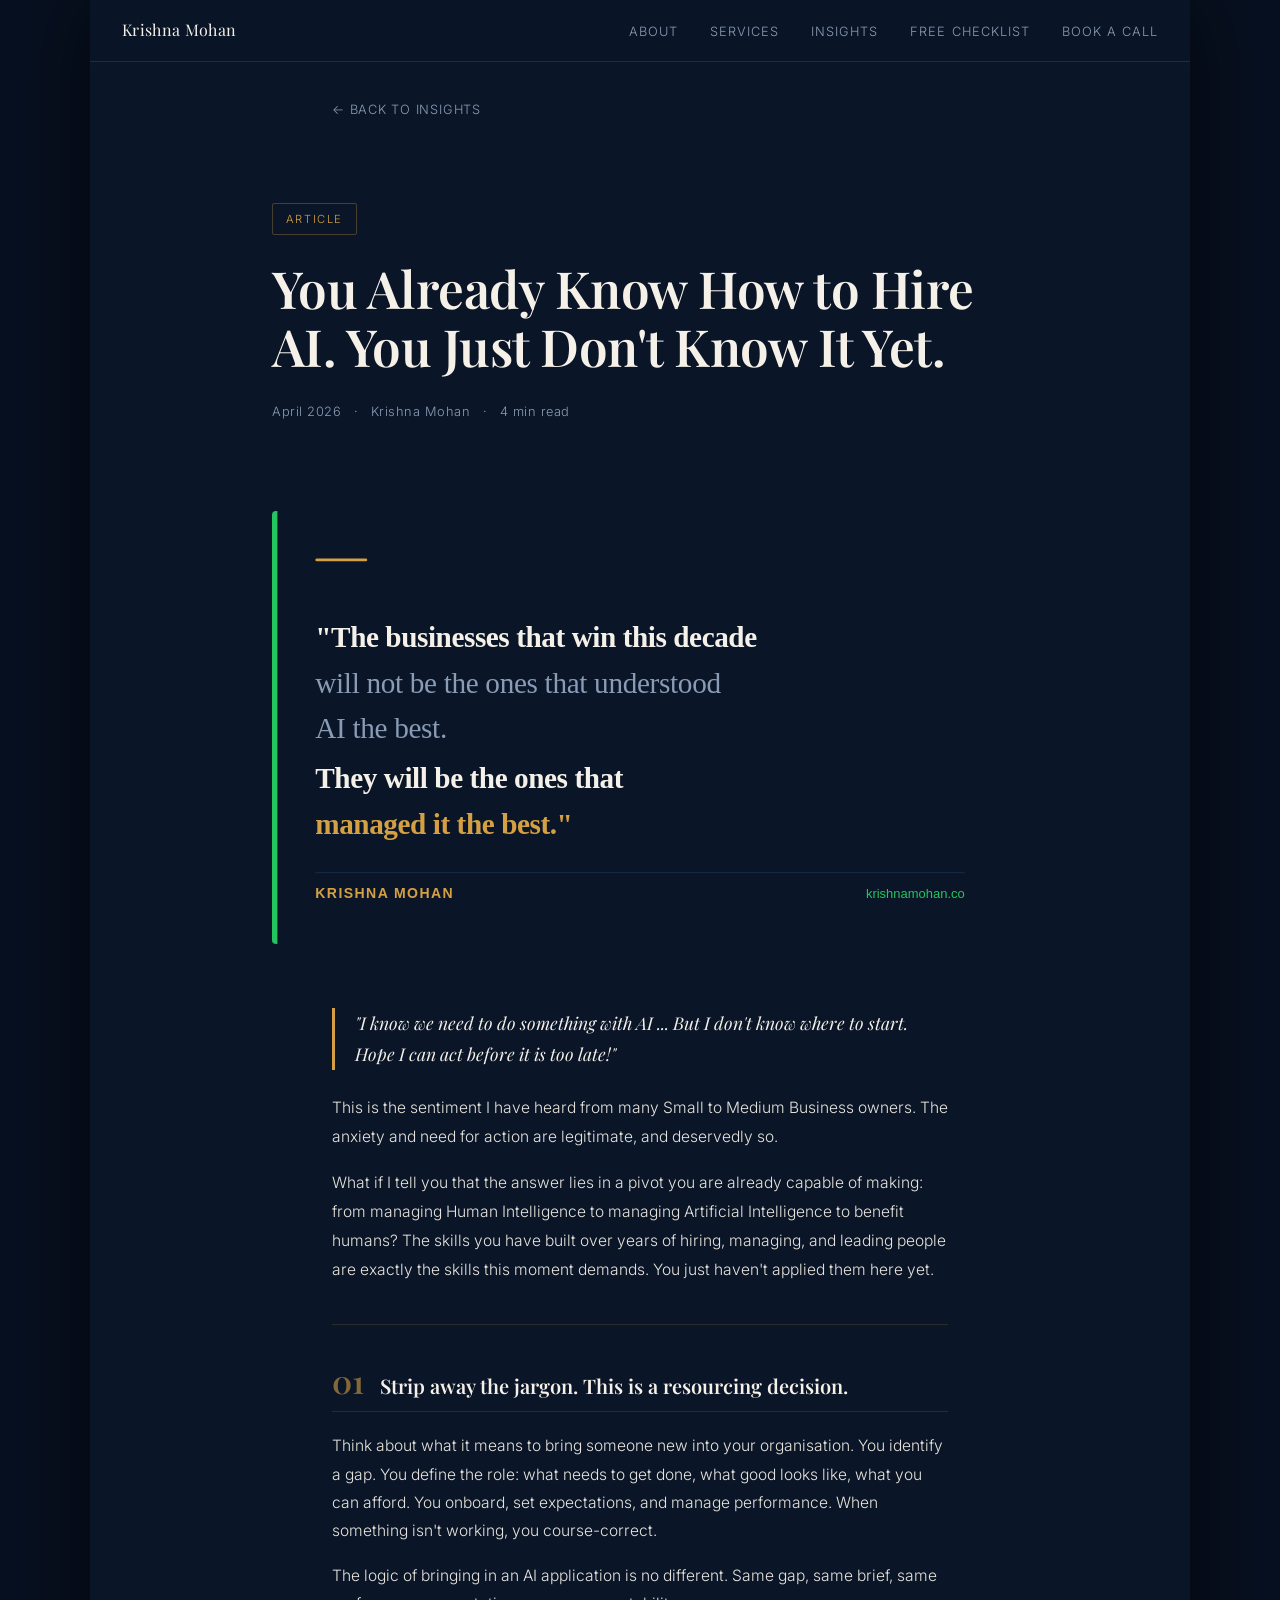
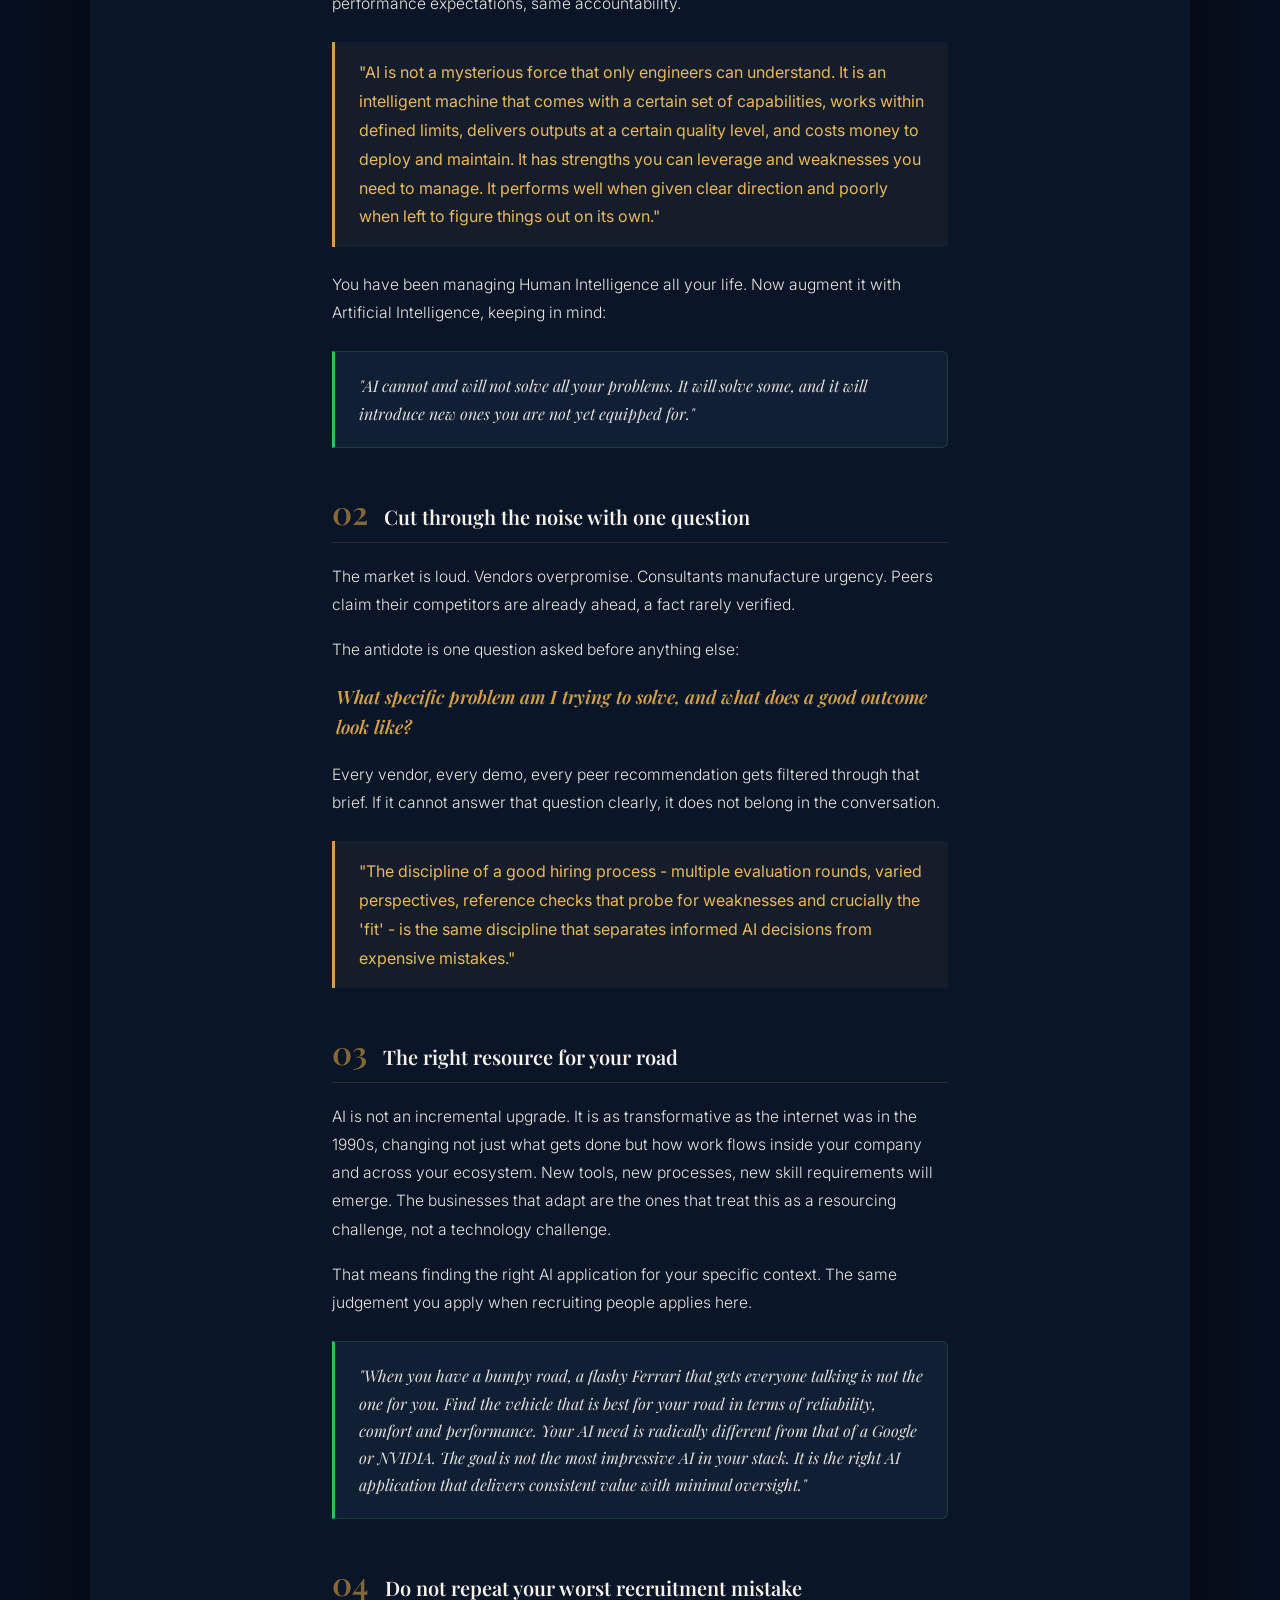
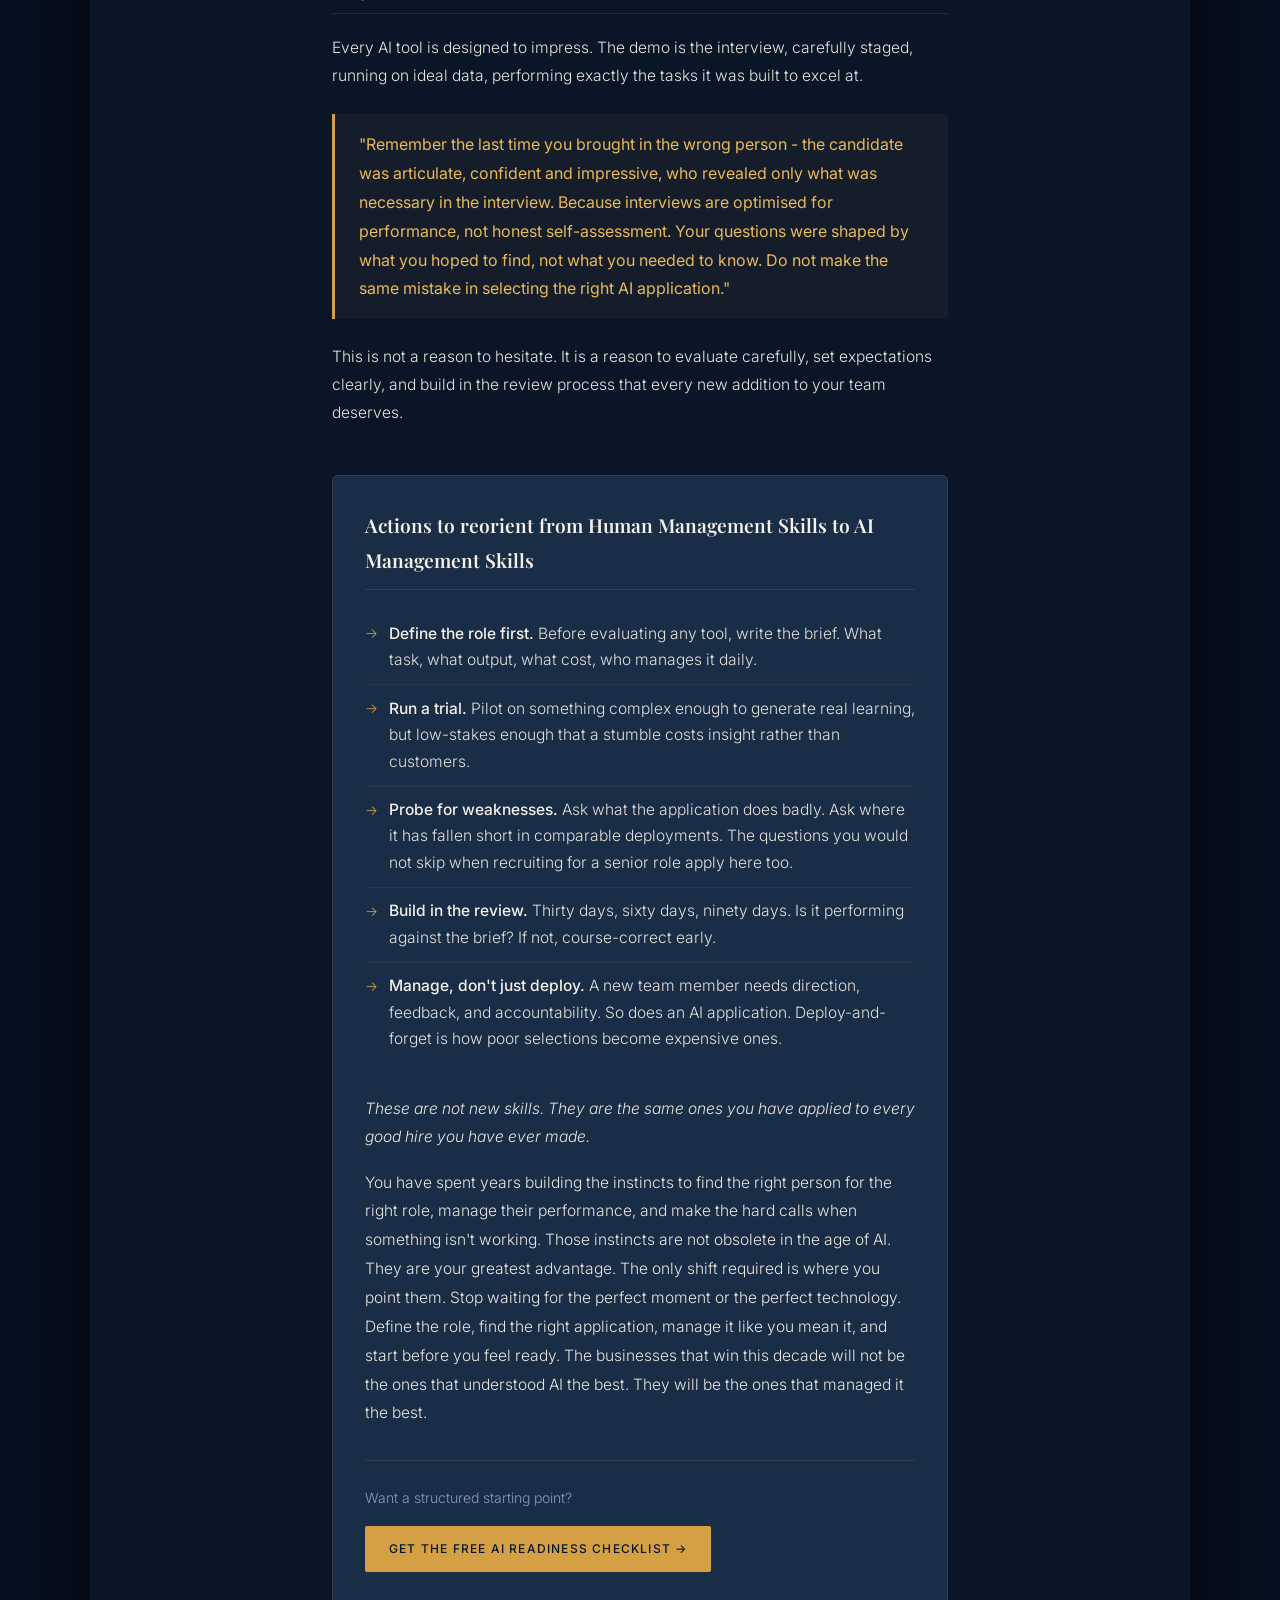
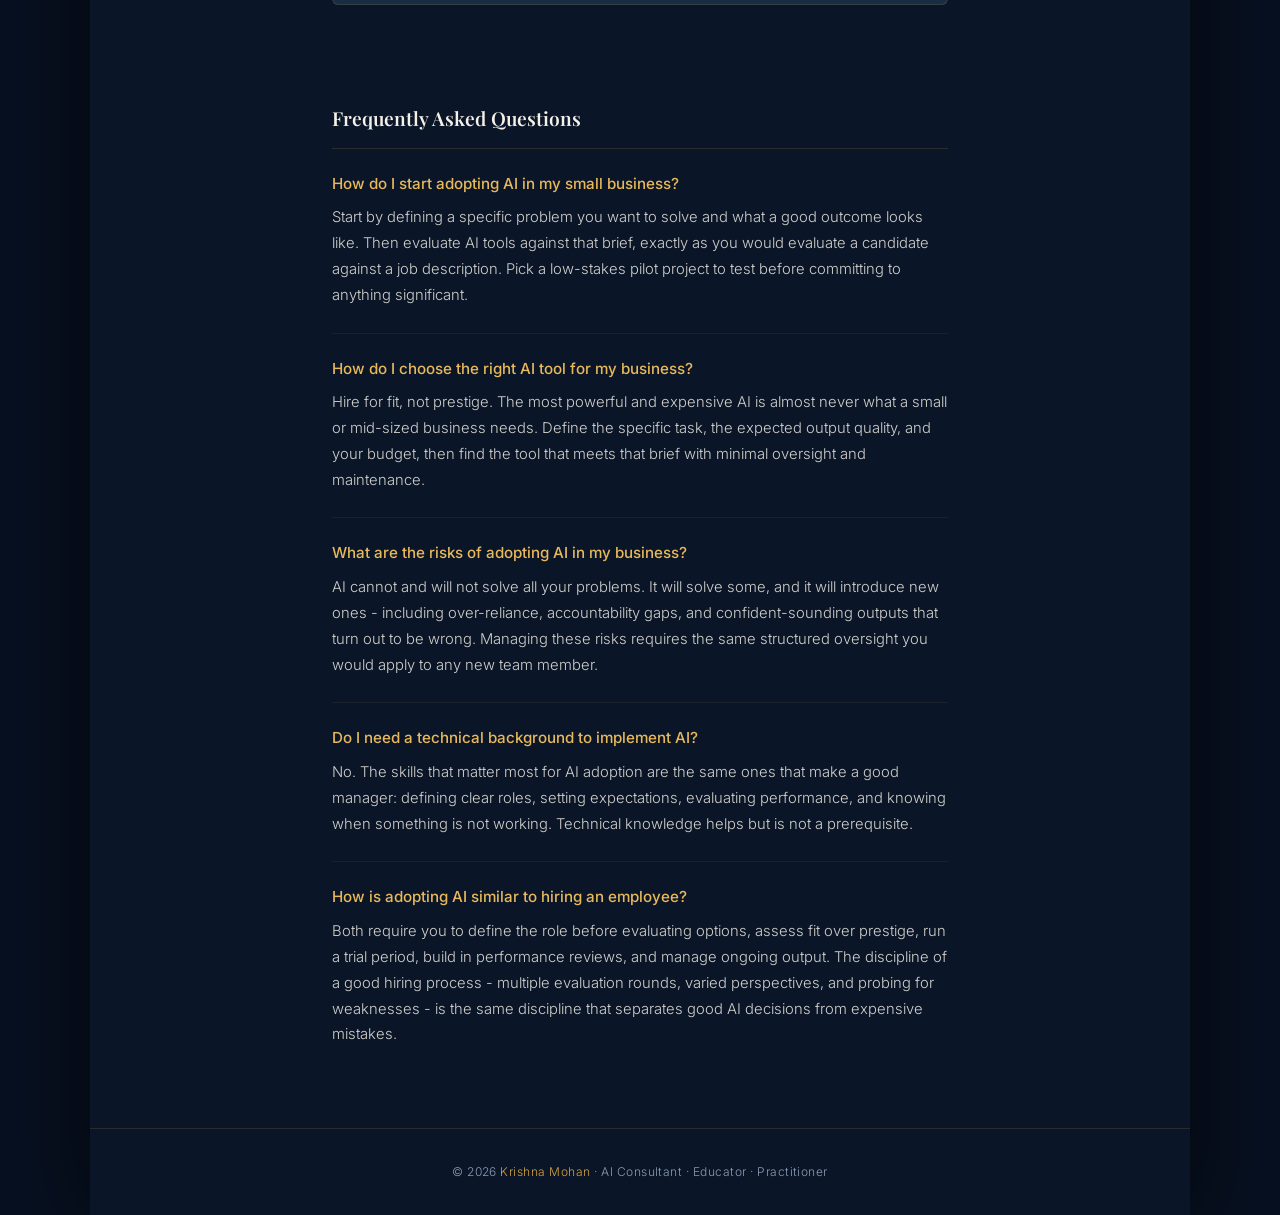
<file: articles/You Already Know How to Hire AI.html>
<!DOCTYPE html>
<html lang="en">
<head>
<meta charset="UTF-8">
<meta name="viewport" content="width=device-width, initial-scale=1.0">
<title>How to Evaluate and Adopt AI for Your Business - Krishna Mohan</title>
<meta name="description" content="Confused about where to start with AI for your business? Learn how to evaluate, select and manage AI tools using the same skills you already use to hire and manage people.">
<meta name="author" content="Krishna Mohan">
<meta name="keywords" content="AI adoption for small business, how to choose AI tools, AI strategy for SMB, practical AI guide, AI management skills, business AI implementation">
<link rel="canonical" href="https://krishnamohan.co/articles/how-to-hire-ai-for-your-business">

<!-- Open Graph for LinkedIn sharing -->
<meta property="og:title" content="You Already Know How to Hire AI. You Just Don't Know It Yet.">
<meta property="og:description" content="AI adoption feels intimidating because it is framed as a technology problem. Strip that away and it is a hiring and management problem - one every business leader has already solved before.">
<meta property="og:type" content="article">
<meta property="og:url" content="https://krishnamohan.co/articles/how-to-hire-ai-for-your-business">
<meta property="og:site_name" content="Krishna Mohan">
<meta property="article:author" content="Krishna Mohan">
<meta property="article:published_time" content="2026-04-01">
<meta property="article:tag" content="AI Adoption">
<meta property="article:tag" content="Business Strategy">
<meta property="article:tag" content="AI Management">

<!-- Twitter Card -->
<meta name="twitter:card" content="summary_large_image">
<meta name="twitter:title" content="You Already Know How to Hire AI. You Just Don't Know It Yet.">
<meta name="twitter:description" content="AI adoption is a hiring and management problem - one every business leader has already solved before. Here is how to apply what you already know.">

<!-- Article Schema Markup -->
<script type="application/ld+json">
{
  "@context": "https://schema.org",
  "@type": "Article",
  "headline": "You Already Know How to Hire AI. You Just Don't Know It Yet.",
  "description": "AI adoption feels intimidating because it is framed as a technology problem. Strip that away and it is a hiring and management problem - one every business leader has already solved before.",
  "author": {
    "@type": "Person",
    "name": "Krishna Mohan",
    "url": "https://krishnamohan.co",
    "jobTitle": "AI Consultant, Educator and Practitioner"
  },
  "publisher": {
    "@type": "Person",
    "name": "Krishna Mohan",
    "url": "https://krishnamohan.co"
  },
  "datePublished": "2026-04-01",
  "dateModified": "2026-04-01",
  "mainEntityOfPage": {
    "@type": "WebPage",
    "@id": "https://krishnamohan.co/articles/how-to-hire-ai-for-your-business"
  },
  "keywords": "AI adoption, small business AI, AI tools evaluation, AI management, business AI strategy",
  "articleSection": "Business Strategy",
  "timeRequired": "PT4M"
}
</script>

<!-- FAQ Schema for AI search discoverability -->
<script type="application/ld+json">
{
  "@context": "https://schema.org",
  "@type": "FAQPage",
  "mainEntity": [
    {
      "@type": "Question",
      "name": "How do I start adopting AI in my small business?",
      "acceptedAnswer": {
        "@type": "Answer",
        "text": "Start by defining a specific problem you want to solve and what a good outcome looks like. Then evaluate AI tools against that brief, exactly as you would evaluate a candidate against a job description. Pick a low-stakes pilot project to test before committing to anything significant."
      }
    },
    {
      "@type": "Question",
      "name": "How do I choose the right AI tool for my business?",
      "acceptedAnswer": {
        "@type": "Answer",
        "text": "Hire for fit, not prestige. The most powerful and expensive AI is almost never what a small or mid-sized business needs. Define the specific task, the expected output quality, and your budget, then find the tool that meets that brief with minimal oversight and maintenance."
      }
    },
    {
      "@type": "Question",
      "name": "What are the risks of adopting AI in my business?",
      "acceptedAnswer": {
        "@type": "Answer",
        "text": "AI cannot and will not solve all your problems. It will solve some, and it will introduce new ones - including over-reliance, accountability gaps, and confident-sounding outputs that turn out to be wrong. Managing these risks requires the same structured oversight you would apply to any new team member."
      }
    },
    {
      "@type": "Question",
      "name": "Do I need a technical background to implement AI?",
      "acceptedAnswer": {
        "@type": "Answer",
        "text": "No. The skills that matter most for AI adoption are the same ones that make a good manager: defining clear roles, setting expectations, evaluating performance, and knowing when something is not working. Technical knowledge helps but is not a prerequisite."
      }
    },
    {
      "@type": "Question",
      "name": "How is adopting AI similar to hiring an employee?",
      "acceptedAnswer": {
        "@type": "Answer",
        "text": "Both require you to define the role before evaluating options, assess fit over prestige, run a trial period, build in performance reviews, and manage ongoing output. The discipline of a good hiring process - multiple evaluation rounds, varied perspectives, and probing for weaknesses - is the same discipline that separates good AI decisions from expensive mistakes."
      }
    }
  ]
}
</script>

<link rel="preconnect" href="https://fonts.googleapis.com">
<link rel="preconnect" href="https://fonts.gstatic.com" crossorigin>
<link href="https://fonts.googleapis.com/css2?family=Playfair+Display:ital,wght@0,400;0,600;1,400&family=Inter:wght@300;400;500&display=swap" rel="stylesheet">
<style>
  *, *::before, *::after { box-sizing: border-box; margin: 0; padding: 0; }

  :root {
    --navy: #0A1628;
    --navy-card: #111f35;
    --navy-light: #1a2d47;
    --gold: #D4A043;
    --gold-light: #e8b85a;
    --white: #F5F0E8;
    --muted: #8a9bb5;
    --green: #22C55E;
    --border: rgba(212,160,67,0.15);
  }

  html { scroll-behavior: smooth; }

  body {
    background: #071020;
    color: var(--white);
    font-family: 'Inter', sans-serif;
    font-weight: 300;
    line-height: 1.8;
    font-size: 16px;
  }

  .page-panel {
    background: var(--navy);
    max-width: 1100px;
    margin: 0 auto;
    box-shadow: 0 0 80px rgba(0,0,0,0.6);
    min-height: 100vh;
  }

  nav {
    position: sticky;
    top: 0;
    z-index: 100;
    background: rgba(10,22,40,0.97);
    backdrop-filter: blur(12px);
    border-bottom: 1px solid var(--border);
    padding: 1rem 2rem;
    display: flex;
    justify-content: space-between;
    align-items: center;
  }

  .nav-logo {
    font-family: 'Playfair Display', serif;
    font-size: 1rem;
    color: var(--white);
    text-decoration: none;
    letter-spacing: 0.02em;
  }

  .nav-links {
    display: flex;
    gap: 2rem;
    list-style: none;
  }

  .nav-links a {
    color: var(--muted);
    text-decoration: none;
    font-size: 0.8rem;
    letter-spacing: 0.08em;
    text-transform: uppercase;
    transition: color 0.2s;
  }

  .nav-links a:hover { color: var(--gold); }

  .hero {
    max-width: 800px;
    margin: 0 auto;
    padding: 5rem 2rem 3rem;
  }

  .hero-tag {
    display: inline-block;
    font-size: 0.7rem;
    letter-spacing: 0.14em;
    text-transform: uppercase;
    color: var(--gold);
    border: 1px solid rgba(212,160,67,0.3);
    padding: 0.3rem 0.8rem;
    border-radius: 2px;
    margin-bottom: 1.5rem;
  }

  .hero h1 {
    font-family: 'Playfair Display', serif;
    font-size: clamp(2rem, 5vw, 3.2rem);
    font-weight: 600;
    line-height: 1.15;
    color: var(--white);
    margin-bottom: 1.5rem;
    letter-spacing: -0.01em;
  }

  .hero-meta {
    font-size: 0.8rem;
    color: var(--muted);
    letter-spacing: 0.04em;
    margin-bottom: 2.5rem;
  }

  .hero-meta span { color: var(--gold); margin: 0 0.5rem; }

  .graphic-wrap {
    max-width: 800px;
    margin: 0 auto 4rem;
    padding: 0 2rem;
  }

  .graphic-wrap svg {
    width: 100%;
    border-radius: 4px;
    display: block;
  }

  .article {
    max-width: 680px;
    margin: 0 auto;
    padding: 0 2rem 6rem;
  }

  .intro {
    font-size: 1.05rem;
    color: var(--white);
    line-height: 1.85;
    margin-bottom: 2.5rem;
    padding-bottom: 2.5rem;
    border-bottom: 1px solid var(--border);
  }

  .intro-quote {
    display: block;
    font-family: 'Playfair Display', serif;
    font-style: italic;
    font-size: 1.1rem;
    color: var(--white);
    border-left: 3px solid var(--gold);
    padding-left: 1.25rem;
    margin-bottom: 1.5rem;
    line-height: 1.75;
  }

  .intro p {
    font-size: 1.05rem;
    color: rgba(245,240,232,0.95);
    margin-bottom: 1rem;
  }

  .intro p:last-child { margin-bottom: 0; }

  .section { margin-bottom: 3rem; }

  .section-header {
    display: flex;
    align-items: baseline;
    gap: 1rem;
    margin-bottom: 1.25rem;
    padding-bottom: 0.75rem;
    border-bottom: 1px solid var(--border);
    font-weight: normal;
  }

  .section-num {
    font-family: 'Playfair Display', serif;
    font-size: 2rem;
    font-weight: 600;
    color: var(--gold);
    line-height: 1;
    opacity: 0.6;
    flex-shrink: 0;
  }

  .section-title {
    font-family: 'Playfair Display', serif;
    font-size: 1.25rem;
    font-weight: 600;
    color: var(--white);
    line-height: 1.3;
  }

  .article p {
    color: rgba(245,240,232,0.95);
    margin-bottom: 1.1rem;
    font-size: 0.975rem;
  }

  .callout {
    border-left: 3px solid var(--gold);
    padding: 1rem 1.5rem;
    margin: 1.5rem 0;
    font-family: 'Inter', sans-serif;
    font-style: normal;
    font-weight: 400;
    font-size: 1rem;
    color: var(--gold-light);
    line-height: 1.8;
    background: rgba(212,160,67,0.05);
    border-radius: 0 4px 4px 0;
  }

  .highlight-question {
    display: block;
    font-family: 'Playfair Display', serif;
    font-style: italic;
    font-size: 1.15rem;
    font-weight: 600;
    color: var(--gold);
    line-height: 1.6;
    margin: 1rem 0 1.25rem 0;
    padding-left: 0.25rem;
  }

  .solution {
    background: var(--navy-card);
    border: 1px solid rgba(34,197,94,0.2);
    border-left: 3px solid var(--green);
    border-radius: 0 6px 6px 0;
    padding: 1.25rem 1.5rem;
    margin: 1.5rem 0;
  }

  .solution p {
    color: rgba(245,240,232,0.92);
    font-size: 1rem;
    margin-bottom: 0 !important;
    font-style: italic;
    font-family: 'Playfair Display', serif;
    line-height: 1.7;
  }

  .closing {
    background: var(--navy-light);
    border: 1px solid var(--border);
    border-radius: 6px;
    padding: 2rem;
    margin-top: 3rem;
  }

  .closing h2 {
    font-family: 'Playfair Display', serif;
    font-size: 1.2rem;
    font-weight: 600;
    color: var(--white);
    margin-bottom: 1.25rem;
    padding-bottom: 0.75rem;
    border-bottom: 1px solid var(--border);
  }

  .closing ul {
    list-style: none;
    margin: 0 0 1.75rem 0;
    padding: 0;
  }

  .closing ul li {
    color: rgba(245,240,232,0.92);
    font-size: 0.975rem;
    padding: 0.65rem 0 0.65rem 1.5rem;
    border-bottom: 1px solid rgba(212,160,67,0.08);
    position: relative;
    line-height: 1.7;
  }

  .closing ul li::before {
    content: '→';
    color: var(--gold);
    position: absolute;
    left: 0;
    font-size: 0.85rem;
    top: 0.75rem;
  }

  .closing ul li strong {
    color: var(--white);
    font-weight: 500;
  }

  .closing ul li:last-child { border-bottom: none; }

  .closing-bridge {
    font-size: 0.975rem;
    color: var(--muted);
    font-style: italic;
    margin-bottom: 1rem;
    padding-top: 0.25rem;
  }

  .closing-para {
    color: rgba(245,240,232,0.92);
    font-size: 0.975rem;
    line-height: 1.85;
    margin-bottom: 0;
  }

  .cta-block {
    margin-top: 2rem;
    padding-top: 1.5rem;
    border-top: 1px solid var(--border);
    display: flex;
    align-items: center;
    justify-content: space-between;
    flex-wrap: wrap;
    gap: 1rem;
  }

  .cta-text {
    font-size: 0.875rem;
    color: var(--muted);
  }

  .cta-btn {
    display: inline-block;
    background: var(--gold);
    color: var(--navy);
    text-decoration: none;
    font-size: 0.75rem;
    font-weight: 500;
    letter-spacing: 0.1em;
    text-transform: uppercase;
    padding: 0.75rem 1.5rem;
    border-radius: 2px;
    transition: background 0.2s;
    white-space: nowrap;
  }

  .cta-btn:hover { background: var(--gold-light); }

  /* FAQ */
  .faq-section {
    max-width: 680px;
    margin: 0 auto;
    padding: 0 2rem 5rem;
  }

  .faq-section h2 {
    font-family: 'Playfair Display', serif;
    font-size: 1.2rem;
    font-weight: 600;
    color: var(--white);
    margin-bottom: 1.5rem;
    padding-bottom: 0.75rem;
    border-bottom: 1px solid var(--border);
  }

  .faq-item {
    margin-bottom: 1.5rem;
    padding-bottom: 1.5rem;
    border-bottom: 1px solid rgba(212,160,67,0.08);
  }

  .faq-item:last-child {
    border-bottom: none;
    margin-bottom: 0;
    padding-bottom: 0;
  }

  .faq-item h3 {
    font-family: 'Inter', sans-serif;
    font-size: 0.95rem;
    font-weight: 500;
    color: var(--gold-light);
    margin-bottom: 0.6rem;
    line-height: 1.5;
  }

  .faq-item p {
    color: rgba(245,240,232,0.85);
    font-size: 0.925rem;
    line-height: 1.75;
    margin: 0;
  }

  .back-link {
    max-width: 680px;
    margin: 0 auto;
    padding: 2rem 2rem 0;
  }

  .back-link a {
    font-size: 0.8rem;
    color: var(--muted);
    text-decoration: none;
    letter-spacing: 0.06em;
    text-transform: uppercase;
    transition: color 0.2s;
  }

  .back-link a:hover { color: var(--gold); }
  .back-link a::before { content: '← '; }

  footer {
    border-top: 1px solid var(--border);
    padding: 2rem;
    text-align: center;
    font-size: 0.75rem;
    color: var(--muted);
    letter-spacing: 0.04em;
  }

  footer a { color: var(--gold); text-decoration: none; }

  @media (max-width: 768px) {
    .nav-links li:nth-child(3),
    .nav-links li:nth-child(4) { display: none; }
  }

  @media (max-width: 600px) {
    nav { padding: 1rem; }
    .nav-links li:nth-child(2),
    .nav-links li:nth-child(3),
    .nav-links li:nth-child(4) { display: none; }
    .hero { padding: 3rem 1.25rem 2rem; }
    .graphic-wrap { padding: 0 1.25rem; }
    .article { padding: 0 1.25rem 4rem; }
    .faq-section { padding: 0 1.25rem 3rem; }
    .back-link { padding: 1.5rem 1.25rem 0; }
    .cta-block { flex-direction: column; align-items: flex-start; }
  }
</style>
</head>
<body>
<div class="page-panel">

<nav>
  <a href="https://krishnamohan.co" class="nav-logo">Krishna Mohan</a>
  <ul class="nav-links">
    <li><a href="https://krishnamohan.co/#about">About</a></li>
    <li><a href="https://krishnamohan.co/#services">Services</a></li>
    <li><a href="https://krishnamohan.co/#blog">Insights</a></li>
    <li><a href="https://krishnamohan.co/#checklist">Free Checklist</a></li>
    <li><a href="https://calendly.com/krishnamohn/30min">Book a Call</a></li>
  </ul>
</nav>

<div class="back-link">
  <a href="https://krishnamohan.co/#blog">Back to Insights</a>
</div>

<div class="hero">
  <div class="hero-tag">Article</div>
  <h1>You Already Know How to Hire AI. You Just Don't Know It Yet.</h1>
  <div class="hero-meta">
    April 2026 <span>·</span> Krishna Mohan <span>·</span> 4 min read
  </div>
</div>

<div class="graphic-wrap">
  <svg viewBox="0 0 680 400" xmlns="http://www.w3.org/2000/svg" role="img" aria-label="Quote by Krishna Mohan: The businesses that win this decade will not be the ones that understood AI the best. They will be the ones that managed it the best.">
    <title>The businesses that win this decade will be the ones that managed AI the best - Krishna Mohan</title>
    <desc>A pull quote from the article by Krishna Mohan, AI Consultant, on practical AI adoption for business leaders.</desc>
    <rect x="0" y="0" width="680" height="400" fill="#0A1628"/>
    <rect x="0" y="0" width="5" height="400" fill="#22C55E"/>
    <rect x="40" y="44" width="48" height="2.5" fill="#D4A043" rx="1.5"/>
    <text x="40" y="126" font-family="Georgia, serif" font-size="27" font-weight="700" fill="#F5F0E8" letter-spacing="-0.4">"The businesses that win this decade</text>
    <text x="40" y="168" font-family="Georgia, serif" font-size="27" font-weight="400" fill="#8a9bb5" letter-spacing="-0.3">will not be the ones that understood</text>
    <text x="40" y="210" font-family="Georgia, serif" font-size="27" font-weight="400" fill="#8a9bb5" letter-spacing="-0.3">AI the best.</text>
    <text x="40" y="256" font-family="Georgia, serif" font-size="27" font-weight="700" fill="#F5F0E8" letter-spacing="-0.4">They will be the ones that</text>
    <text x="40" y="298" font-family="Georgia, serif" font-size="27" font-weight="700" fill="#D4A043" letter-spacing="-0.4">managed it the best."</text>
    <rect x="40" y="334" width="600" height="0.5" fill="#1E3A5F"/>
    <text x="40" y="358" font-family="Arial, sans-serif" font-size="13" font-weight="700" fill="#D4A043" letter-spacing="0.1em">KRISHNA MOHAN</text>
    <text x="640" y="358" font-family="Arial, sans-serif" font-size="12" fill="#22C55E" text-anchor="end">krishnamohan.co</text>
  </svg>
</div>

<div class="article">

  <div class="intro">
    <span class="intro-quote">"I know we need to do something with AI ... But I don't know where to start. Hope I can act before it is too late!"</span>
    <p>This is the sentiment I have heard from many Small to Medium Business owners. The anxiety and need for action are legitimate, and deservedly so.</p>
    <p>What if I tell you that the answer lies in a pivot you are already capable of making: from managing Human Intelligence to managing Artificial Intelligence to benefit humans? The skills you have built over years of hiring, managing, and leading people are exactly the skills this moment demands. You just haven't applied them here yet.</p>
  </div>

  <!-- SECTION 1 -->
  <div class="section">
    <h2 class="section-header">
      <span class="section-num">01</span>
      <span class="section-title">Strip away the jargon. This is a resourcing decision.</span>
    </h2>
    <p>Think about what it means to bring someone new into your organisation. You identify a gap. You define the role: what needs to get done, what good looks like, what you can afford. You onboard, set expectations, and manage performance. When something isn't working, you course-correct.</p>
    <p>The logic of bringing in an AI application is no different. Same gap, same brief, same performance expectations, same accountability.</p>
    <div class="callout">"AI is not a mysterious force that only engineers can understand. It is an intelligent machine that comes with a certain set of capabilities, works within defined limits, delivers outputs at a certain quality level, and costs money to deploy and maintain. It has strengths you can leverage and weaknesses you need to manage. It performs well when given clear direction and poorly when left to figure things out on its own."</div>
    <p>You have been managing Human Intelligence all your life. Now augment it with Artificial Intelligence, keeping in mind:</p>
    <div class="solution"><p>"AI cannot and will not solve all your problems. It will solve some, and it will introduce new ones you are not yet equipped for."</p></div>
  </div>

  <!-- SECTION 2 -->
  <div class="section">
    <h2 class="section-header">
      <span class="section-num">02</span>
      <span class="section-title">Cut through the noise with one question</span>
    </h2>
    <p>The market is loud. Vendors overpromise. Consultants manufacture urgency. Peers claim their competitors are already ahead, a fact rarely verified.</p>
    <p>The antidote is one question asked before anything else:</p>
    <span class="highlight-question">What specific problem am I trying to solve, and what does a good outcome look like?</span>
    <p>Every vendor, every demo, every peer recommendation gets filtered through that brief. If it cannot answer that question clearly, it does not belong in the conversation.</p>
    <div class="callout">"The discipline of a good hiring process - multiple evaluation rounds, varied perspectives, reference checks that probe for weaknesses and crucially the 'fit' - is the same discipline that separates informed AI decisions from expensive mistakes."</div>
  </div>

  <!-- SECTION 3 -->
  <div class="section">
    <h2 class="section-header">
      <span class="section-num">03</span>
      <span class="section-title">The right resource for your road</span>
    </h2>
    <p>AI is not an incremental upgrade. It is as transformative as the internet was in the 1990s, changing not just what gets done but how work flows inside your company and across your ecosystem. New tools, new processes, new skill requirements will emerge. The businesses that adapt are the ones that treat this as a resourcing challenge, not a technology challenge.</p>
    <p>That means finding the right AI application for your specific context. The same judgement you apply when recruiting people applies here.</p>
    <div class="solution"><p>"When you have a bumpy road, a flashy Ferrari that gets everyone talking is not the one for you. Find the vehicle that is best for your road in terms of reliability, comfort and performance. Your AI need is radically different from that of a Google or NVIDIA. The goal is not the most impressive AI in your stack. It is the right AI application that delivers consistent value with minimal oversight."</p></div>
  </div>

  <!-- SECTION 4 -->
  <div class="section">
    <h2 class="section-header">
      <span class="section-num">04</span>
      <span class="section-title">Do not repeat your worst recruitment mistake</span>
    </h2>
    <p>Every AI tool is designed to impress. The demo is the interview, carefully staged, running on ideal data, performing exactly the tasks it was built to excel at.</p>
    <div class="callout">"Remember the last time you brought in the wrong person - the candidate was articulate, confident and impressive, who revealed only what was necessary in the interview. Because interviews are optimised for performance, not honest self-assessment. Your questions were shaped by what you hoped to find, not what you needed to know. Do not make the same mistake in selecting the right AI application."</div>
    <p>This is not a reason to hesitate. It is a reason to evaluate carefully, set expectations clearly, and build in the review process that every new addition to your team deserves.</p>
  </div>

  <!-- CLOSING -->
  <div class="closing">
    <h2>Actions to reorient from Human Management Skills to AI Management Skills</h2>
    <ul>
      <li><strong>Define the role first.</strong> Before evaluating any tool, write the brief. What task, what output, what cost, who manages it daily.</li>
      <li><strong>Run a trial.</strong> Pilot on something complex enough to generate real learning, but low-stakes enough that a stumble costs insight rather than customers.</li>
      <li><strong>Probe for weaknesses.</strong> Ask what the application does badly. Ask where it has fallen short in comparable deployments. The questions you would not skip when recruiting for a senior role apply here too.</li>
      <li><strong>Build in the review.</strong> Thirty days, sixty days, ninety days. Is it performing against the brief? If not, course-correct early.</li>
      <li><strong>Manage, don't just deploy.</strong> A new team member needs direction, feedback, and accountability. So does an AI application. Deploy-and-forget is how poor selections become expensive ones.</li>
    </ul>
    <p class="closing-bridge">These are not new skills. They are the same ones you have applied to every good hire you have ever made.</p>
    <p class="closing-para">You have spent years building the instincts to find the right person for the right role, manage their performance, and make the hard calls when something isn't working. Those instincts are not obsolete in the age of AI. They are your greatest advantage. The only shift required is where you point them. Stop waiting for the perfect moment or the perfect technology. Define the role, find the right application, manage it like you mean it, and start before you feel ready. The businesses that win this decade will not be the ones that understood AI the best. They will be the ones that managed it the best.</p>
    <div class="cta-block">
      <span class="cta-text">Want a structured starting point?</span>
      <a href="https://krishnamohan.co/#checklist" class="cta-btn">Get the Free AI Readiness Checklist →</a>
    </div>
  </div>

</div>

<!-- FAQ SECTION - optimised for Google Featured Snippets and AI search -->
<div class="faq-section">
  <h2>Frequently Asked Questions</h2>

  <div class="faq-item">
    <h3>How do I start adopting AI in my small business?</h3>
    <p>Start by defining a specific problem you want to solve and what a good outcome looks like. Then evaluate AI tools against that brief, exactly as you would evaluate a candidate against a job description. Pick a low-stakes pilot project to test before committing to anything significant.</p>
  </div>

  <div class="faq-item">
    <h3>How do I choose the right AI tool for my business?</h3>
    <p>Hire for fit, not prestige. The most powerful and expensive AI is almost never what a small or mid-sized business needs. Define the specific task, the expected output quality, and your budget, then find the tool that meets that brief with minimal oversight and maintenance.</p>
  </div>

  <div class="faq-item">
    <h3>What are the risks of adopting AI in my business?</h3>
    <p>AI cannot and will not solve all your problems. It will solve some, and it will introduce new ones - including over-reliance, accountability gaps, and confident-sounding outputs that turn out to be wrong. Managing these risks requires the same structured oversight you would apply to any new team member.</p>
  </div>

  <div class="faq-item">
    <h3>Do I need a technical background to implement AI?</h3>
    <p>No. The skills that matter most for AI adoption are the same ones that make a good manager: defining clear roles, setting expectations, evaluating performance, and knowing when something is not working. Technical knowledge helps but is not a prerequisite.</p>
  </div>

  <div class="faq-item">
    <h3>How is adopting AI similar to hiring an employee?</h3>
    <p>Both require you to define the role before evaluating options, assess fit over prestige, run a trial period, build in performance reviews, and manage ongoing output. The discipline of a good hiring process - multiple evaluation rounds, varied perspectives, and probing for weaknesses - is the same discipline that separates good AI decisions from expensive mistakes.</p>
  </div>
</div>

<footer>
  <p>© 2026 <a href="https://krishnamohan.co">Krishna Mohan</a> · AI Consultant · Educator · Practitioner</p>
</footer>

</div>
</body>
</html>
</file>
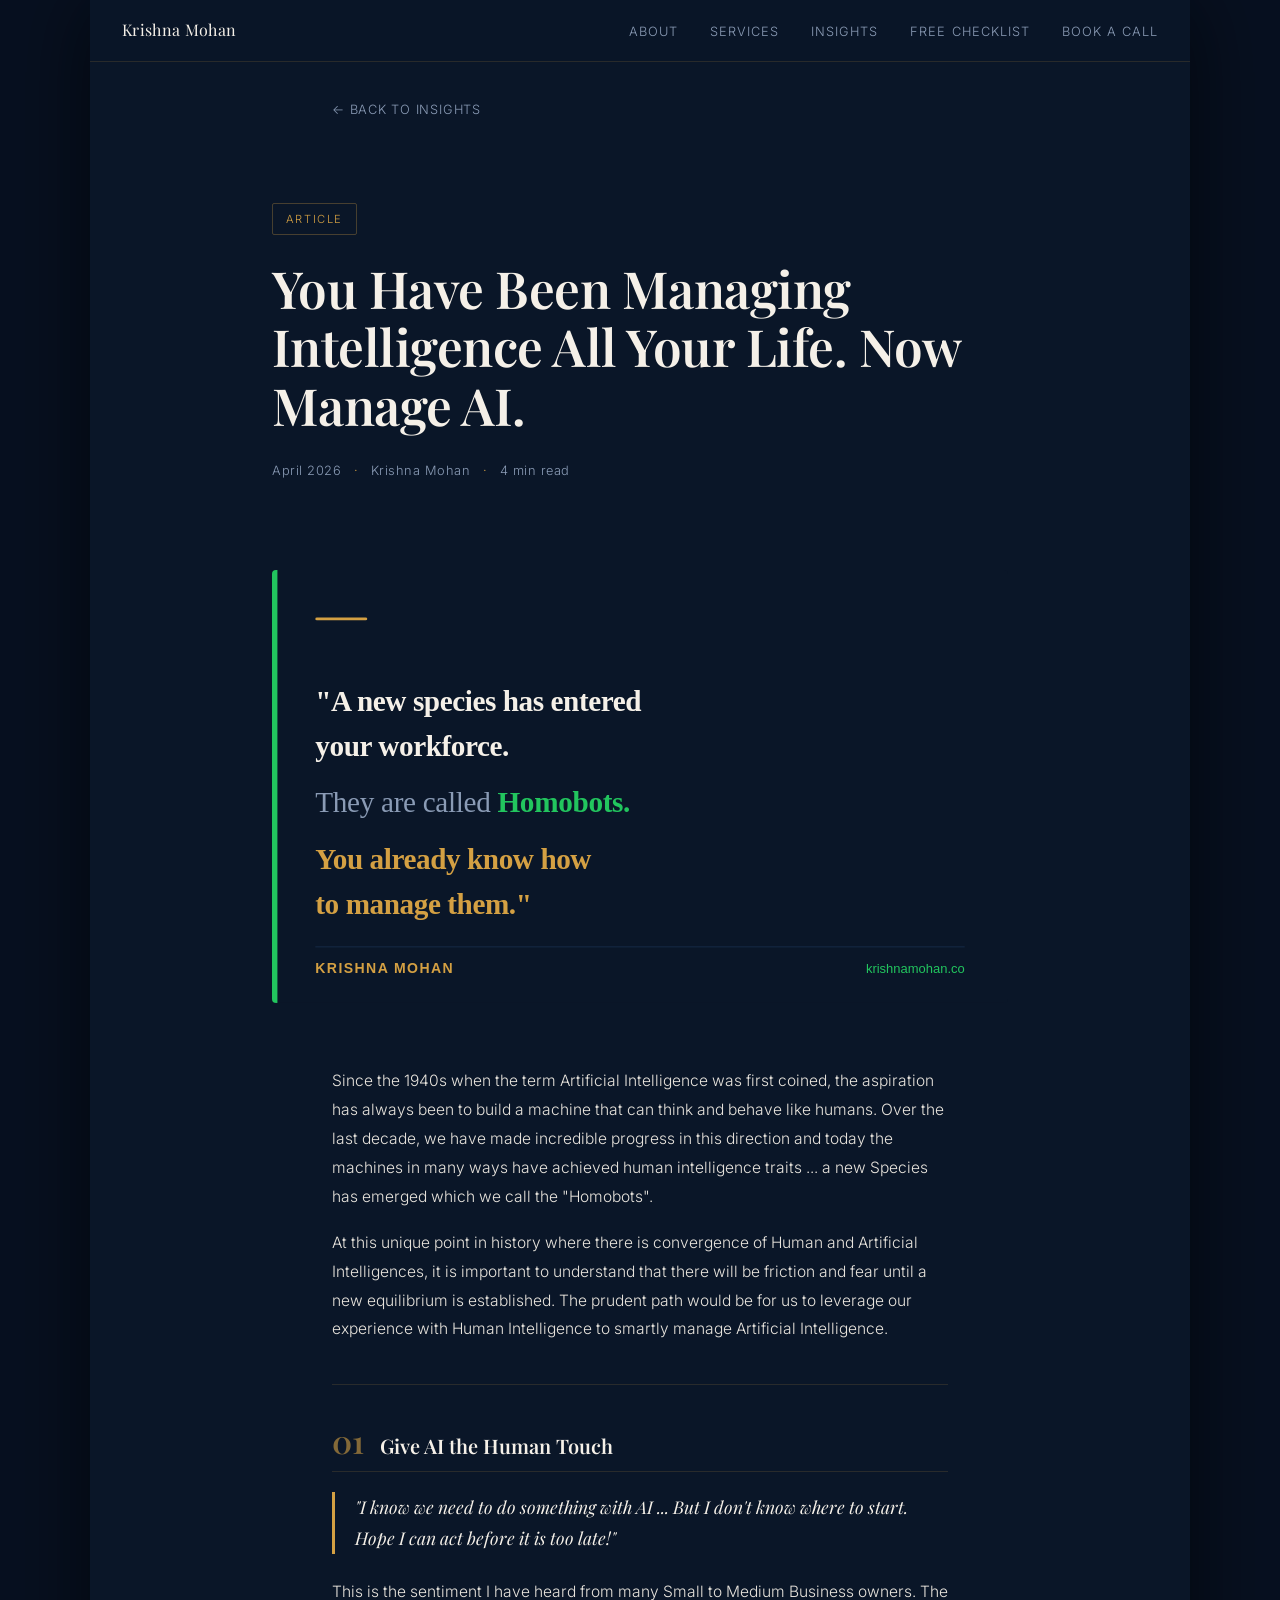
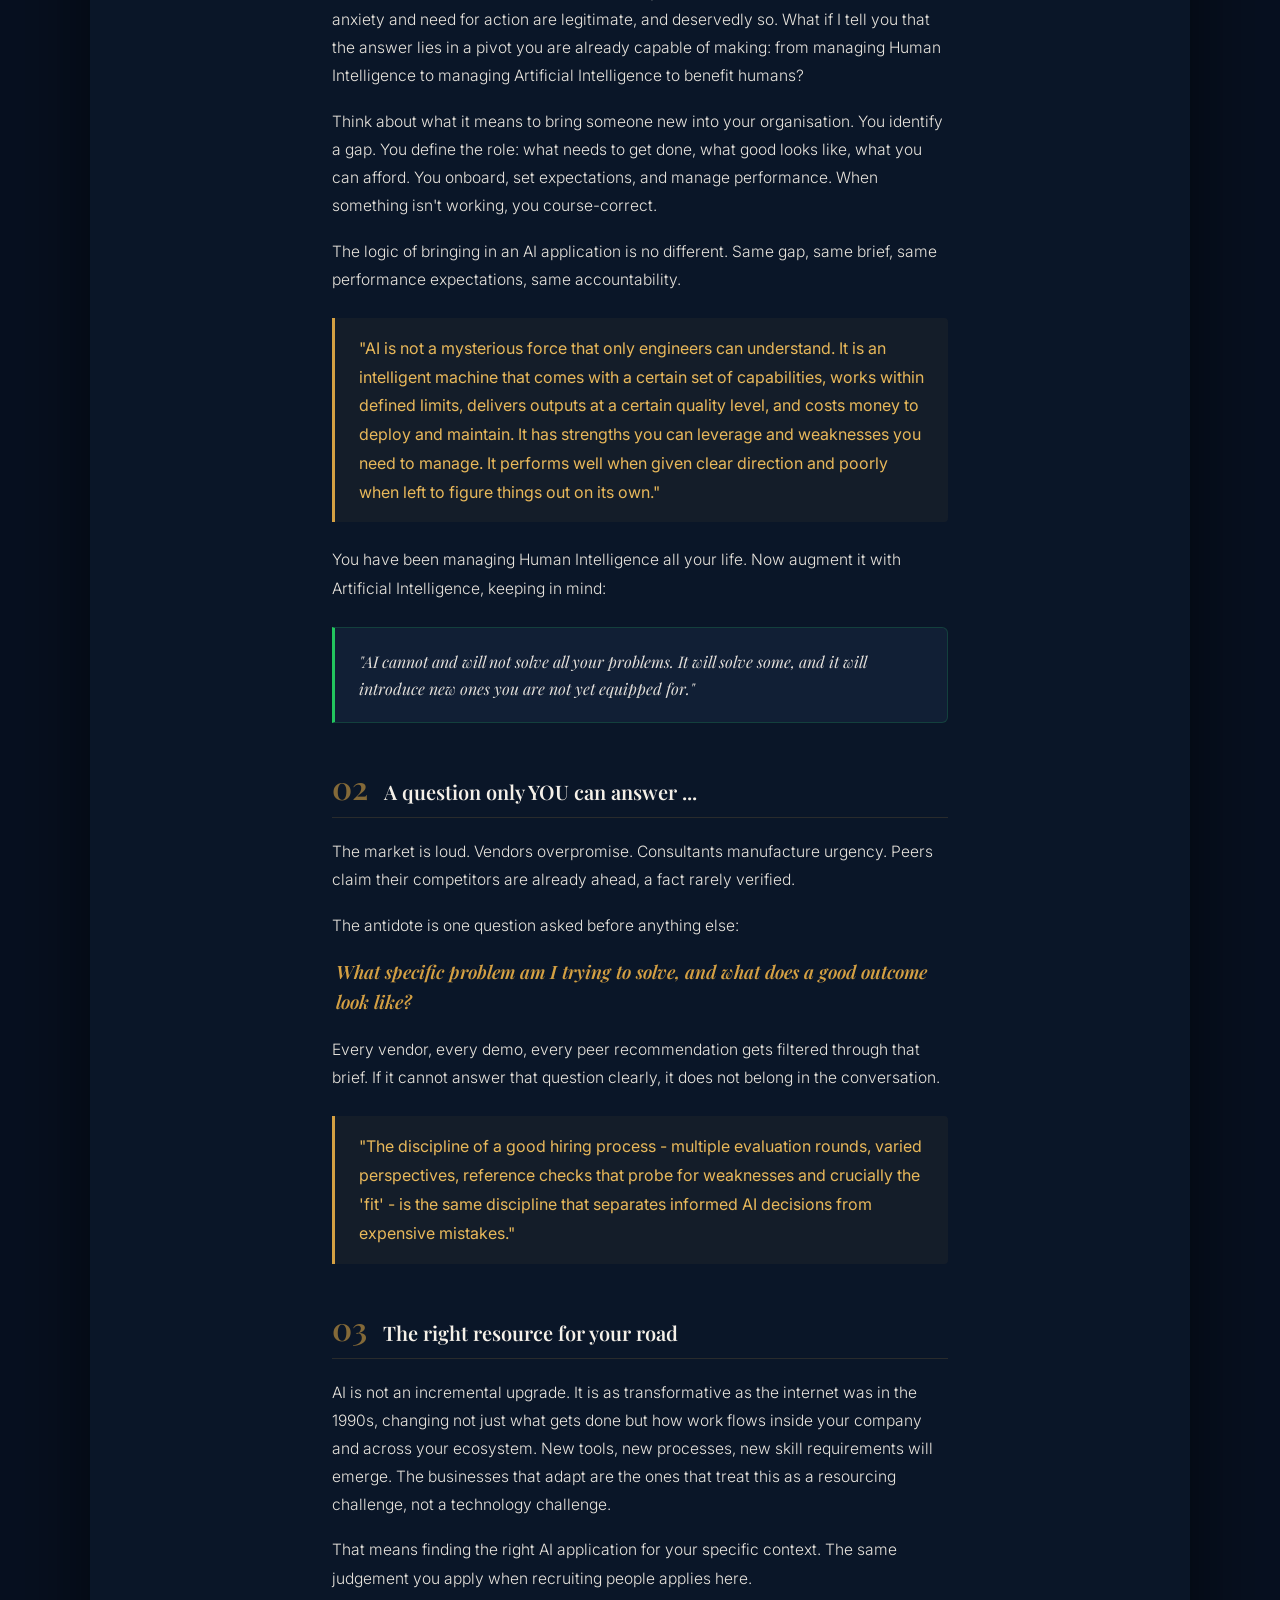
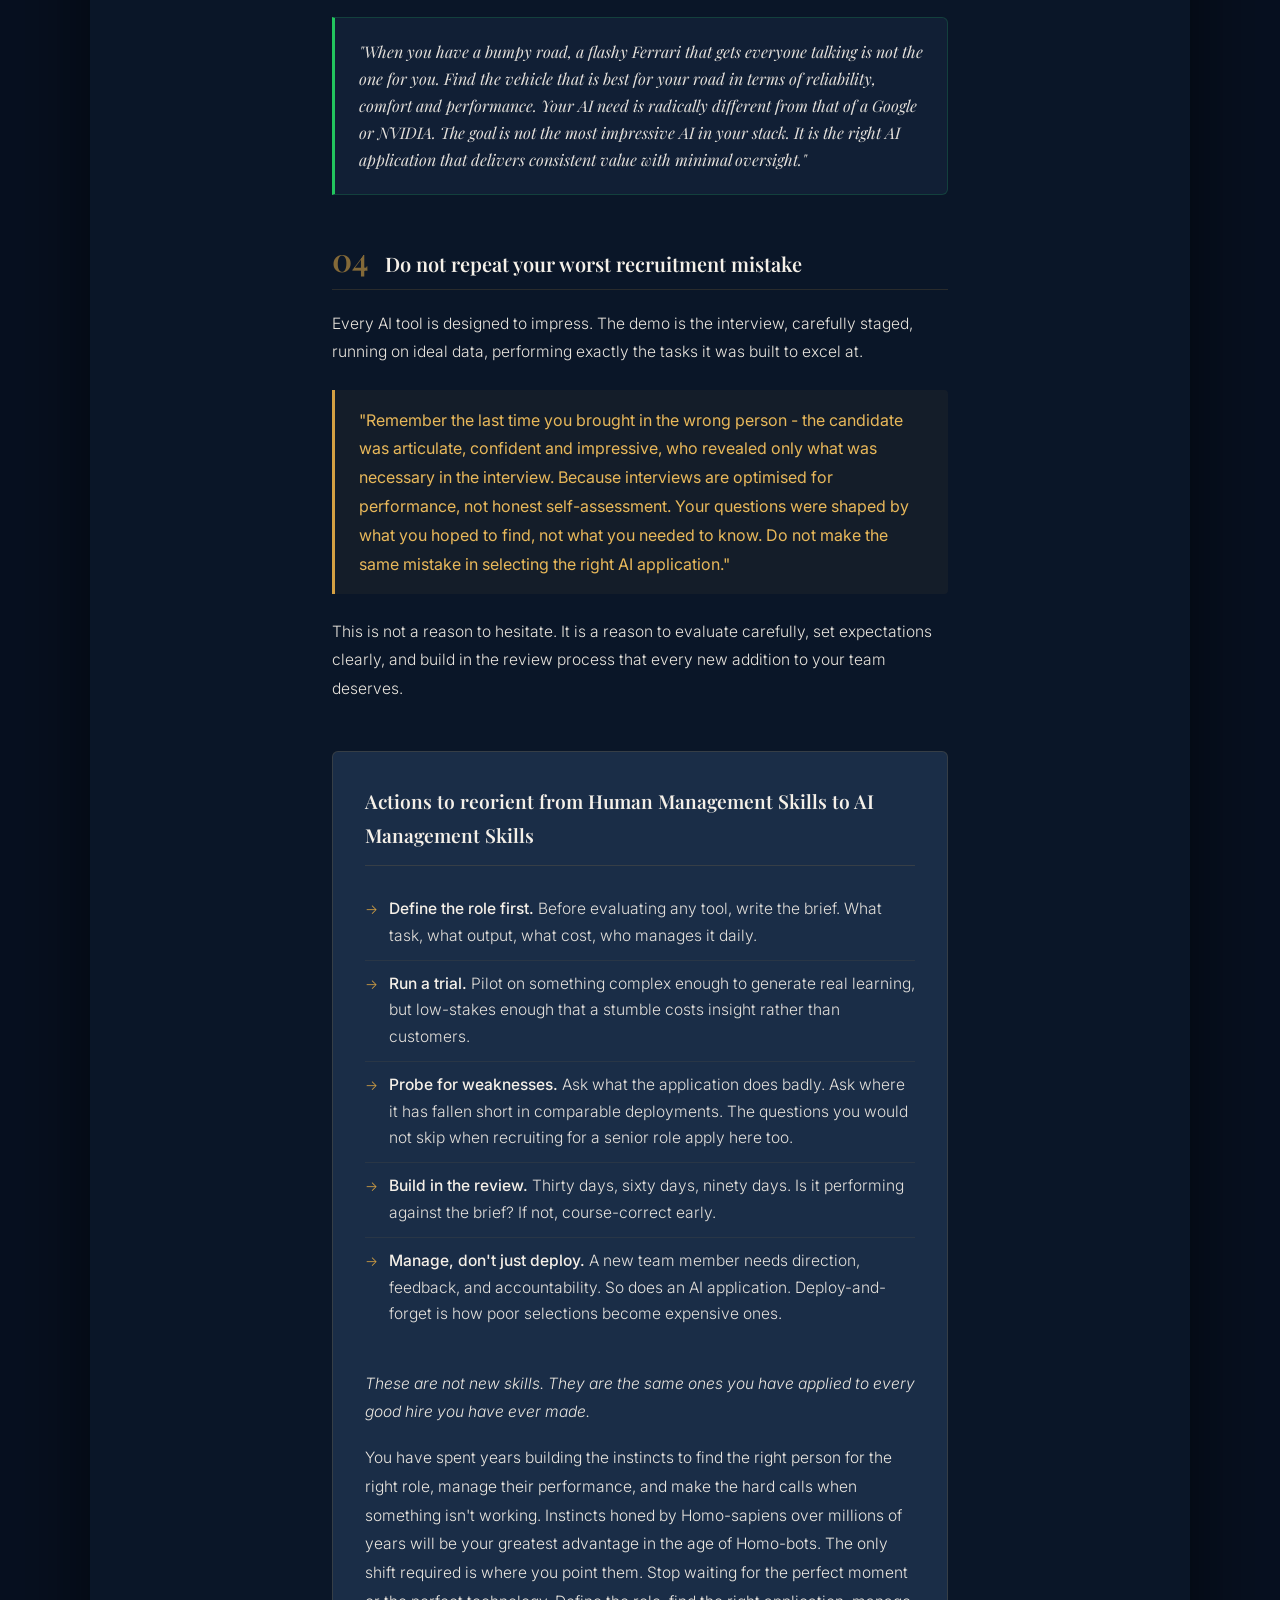
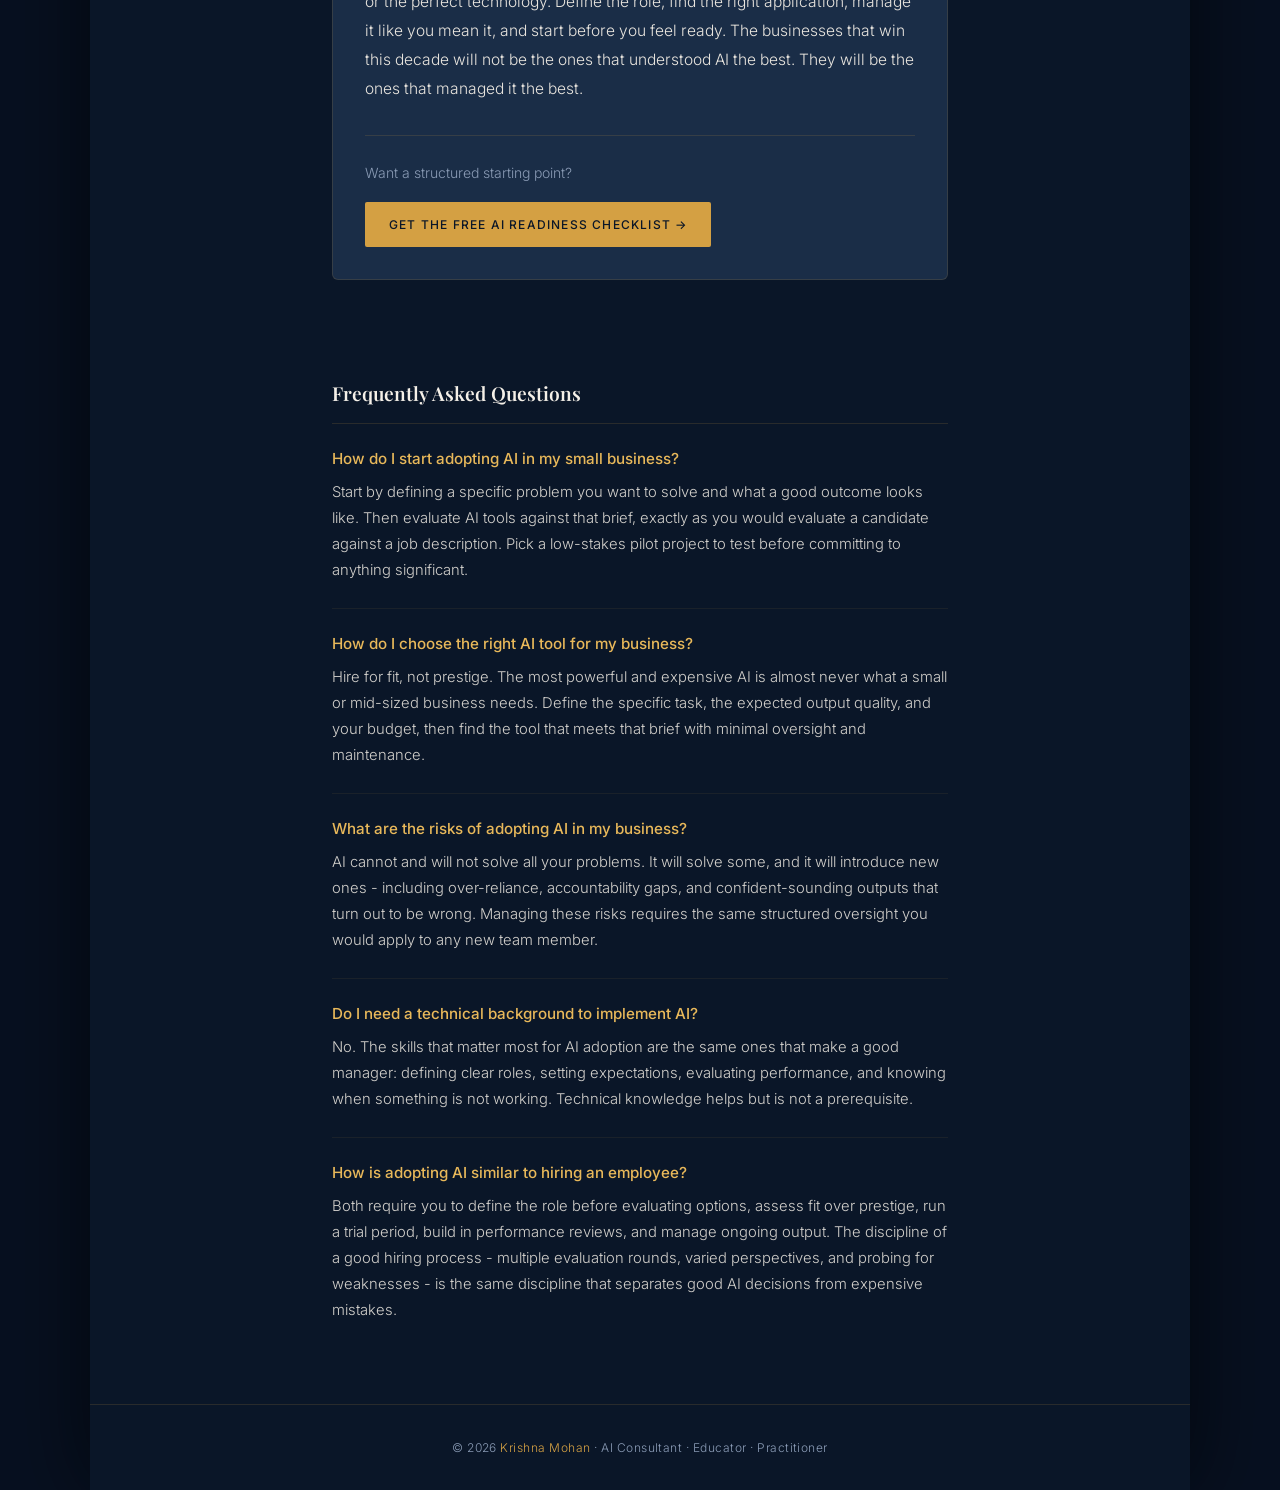
<file: articles/You have managed Intelligence Now Manage AI.html>
<!DOCTYPE html>
<html lang="en">
<head>
<meta charset="UTF-8">
<meta name="viewport" content="width=device-width, initial-scale=1.0">
<title>How to Evaluate and Adopt AI for Your Business - Krishna Mohan</title>
<meta name="description" content="Confused about where to start with AI for your business? Learn how to evaluate, select and manage AI tools using the same skills you already use to hire and manage people.">
<meta name="author" content="Krishna Mohan">
<meta name="keywords" content="AI adoption for small business, how to choose AI tools, AI strategy for SMB, practical AI guide, AI management skills, business AI implementation">
<link rel="canonical" href="https://krishnamohan.co/articles/how-to-hire-ai-for-your-business">

<!-- Open Graph for LinkedIn sharing -->
<meta property="og:title" content="You Have Been Managing Intelligence All Your Life. Now Manage AI.">
<meta property="og:description" content="A new species has entered the workforce. They are called Homobots. The good news: you already have the skills to manage them.">
<meta property="og:type" content="article">
<meta property="og:url" content="https://krishnamohan.co/articles/how-to-hire-ai-for-your-business">
<meta property="og:site_name" content="Krishna Mohan">
<meta property="article:author" content="Krishna Mohan">
<meta property="article:published_time" content="2026-04-01">
<meta property="article:tag" content="AI Adoption">
<meta property="article:tag" content="Business Strategy">
<meta property="article:tag" content="AI Management">

<!-- Twitter Card -->
<meta name="twitter:card" content="summary_large_image">
<meta name="twitter:title" content="You Have Been Managing Intelligence All Your Life. Now Manage AI.">
<meta name="twitter:description" content="A new species has entered the workforce. They are called Homobots. The good news: you already have the skills to manage them.">

<!-- Article Schema Markup -->
<script type="application/ld+json">
{
  "@context": "https://schema.org",
  "@type": "Article",
  "headline": "You Have Been Managing Intelligence All Your Life. Now Manage AI.",
  "description": "A new species has entered the workforce - the Homobots. The skills you have built managing people are exactly the skills AI adoption demands. Here is how to apply them.",
  "author": {
    "@type": "Person",
    "name": "Krishna Mohan",
    "url": "https://krishnamohan.co",
    "jobTitle": "AI Consultant, Educator and Practitioner"
  },
  "publisher": {
    "@type": "Person",
    "name": "Krishna Mohan",
    "url": "https://krishnamohan.co"
  },
  "datePublished": "2026-04-01",
  "dateModified": "2026-04-01",
  "mainEntityOfPage": {
    "@type": "WebPage",
    "@id": "https://krishnamohan.co/articles/how-to-hire-ai-for-your-business"
  },
  "keywords": "AI adoption, small business AI, AI tools evaluation, AI management, business AI strategy",
  "articleSection": "Business Strategy",
  "timeRequired": "PT4M"
}
</script>

<!-- FAQ Schema for AI search discoverability -->
<script type="application/ld+json">
{
  "@context": "https://schema.org",
  "@type": "FAQPage",
  "mainEntity": [
    {
      "@type": "Question",
      "name": "How do I start adopting AI in my small business?",
      "acceptedAnswer": {
        "@type": "Answer",
        "text": "Start by defining a specific problem you want to solve and what a good outcome looks like. Then evaluate AI tools against that brief, exactly as you would evaluate a candidate against a job description. Pick a low-stakes pilot project to test before committing to anything significant."
      }
    },
    {
      "@type": "Question",
      "name": "How do I choose the right AI tool for my business?",
      "acceptedAnswer": {
        "@type": "Answer",
        "text": "Hire for fit, not prestige. The most powerful and expensive AI is almost never what a small or mid-sized business needs. Define the specific task, the expected output quality, and your budget, then find the tool that meets that brief with minimal oversight and maintenance."
      }
    },
    {
      "@type": "Question",
      "name": "What are the risks of adopting AI in my business?",
      "acceptedAnswer": {
        "@type": "Answer",
        "text": "AI cannot and will not solve all your problems. It will solve some, and it will introduce new ones - including over-reliance, accountability gaps, and confident-sounding outputs that turn out to be wrong. Managing these risks requires the same structured oversight you would apply to any new team member."
      }
    },
    {
      "@type": "Question",
      "name": "Do I need a technical background to implement AI?",
      "acceptedAnswer": {
        "@type": "Answer",
        "text": "No. The skills that matter most for AI adoption are the same ones that make a good manager: defining clear roles, setting expectations, evaluating performance, and knowing when something is not working. Technical knowledge helps but is not a prerequisite."
      }
    },
    {
      "@type": "Question",
      "name": "How is adopting AI similar to hiring an employee?",
      "acceptedAnswer": {
        "@type": "Answer",
        "text": "Both require you to define the role before evaluating options, assess fit over prestige, run a trial period, build in performance reviews, and manage ongoing output. The discipline of a good hiring process - multiple evaluation rounds, varied perspectives, and probing for weaknesses - is the same discipline that separates good AI decisions from expensive mistakes."
      }
    }
  ]
}
</script>

<link rel="preconnect" href="https://fonts.googleapis.com">
<link rel="preconnect" href="https://fonts.gstatic.com" crossorigin>
<link href="https://fonts.googleapis.com/css2?family=Playfair+Display:ital,wght@0,400;0,600;1,400&family=Inter:wght@300;400;500&display=swap" rel="stylesheet">
<style>
  *, *::before, *::after { box-sizing: border-box; margin: 0; padding: 0; }

  :root {
    --navy: #0A1628;
    --navy-card: #111f35;
    --navy-light: #1a2d47;
    --gold: #D4A043;
    --gold-light: #e8b85a;
    --white: #F5F0E8;
    --muted: #8a9bb5;
    --green: #22C55E;
    --border: rgba(212,160,67,0.15);
  }

  html { scroll-behavior: smooth; }

  body {
    background: #071020;
    color: var(--white);
    font-family: 'Inter', sans-serif;
    font-weight: 300;
    line-height: 1.8;
    font-size: 16px;
  }

  .page-panel {
    background: var(--navy);
    max-width: 1100px;
    margin: 0 auto;
    box-shadow: 0 0 80px rgba(0,0,0,0.6);
    min-height: 100vh;
  }

  nav {
    position: sticky;
    top: 0;
    z-index: 100;
    background: rgba(10,22,40,0.97);
    backdrop-filter: blur(12px);
    border-bottom: 1px solid var(--border);
    padding: 1rem 2rem;
    display: flex;
    justify-content: space-between;
    align-items: center;
  }

  .nav-logo {
    font-family: 'Playfair Display', serif;
    font-size: 1rem;
    color: var(--white);
    text-decoration: none;
    letter-spacing: 0.02em;
  }

  .nav-links {
    display: flex;
    gap: 2rem;
    list-style: none;
  }

  .nav-links a {
    color: var(--muted);
    text-decoration: none;
    font-size: 0.8rem;
    letter-spacing: 0.08em;
    text-transform: uppercase;
    transition: color 0.2s;
  }

  .nav-links a:hover { color: var(--gold); }

  .hero {
    max-width: 800px;
    margin: 0 auto;
    padding: 5rem 2rem 3rem;
  }

  .hero-tag {
    display: inline-block;
    font-size: 0.7rem;
    letter-spacing: 0.14em;
    text-transform: uppercase;
    color: var(--gold);
    border: 1px solid rgba(212,160,67,0.3);
    padding: 0.3rem 0.8rem;
    border-radius: 2px;
    margin-bottom: 1.5rem;
  }

  .hero h1 {
    font-family: 'Playfair Display', serif;
    font-size: clamp(2rem, 5vw, 3.2rem);
    font-weight: 600;
    line-height: 1.15;
    color: var(--white);
    margin-bottom: 1.5rem;
    letter-spacing: -0.01em;
  }

  .hero-meta {
    font-size: 0.8rem;
    color: var(--muted);
    letter-spacing: 0.04em;
    margin-bottom: 2.5rem;
  }

  .hero-meta span { color: var(--gold); margin: 0 0.5rem; }

  .graphic-wrap {
    max-width: 800px;
    margin: 0 auto 4rem;
    padding: 0 2rem;
  }

  .graphic-wrap svg {
    width: 100%;
    border-radius: 4px;
    display: block;
  }

  .article {
    max-width: 680px;
    margin: 0 auto;
    padding: 0 2rem 6rem;
  }

  .intro {
    font-size: 1.05rem;
    color: var(--white);
    line-height: 1.85;
    margin-bottom: 2.5rem;
    padding-bottom: 2.5rem;
    border-bottom: 1px solid var(--border);
  }

  .intro-quote {
    display: block;
    font-family: 'Playfair Display', serif;
    font-style: italic;
    font-size: 1.1rem;
    color: var(--white);
    border-left: 3px solid var(--gold);
    padding-left: 1.25rem;
    margin-bottom: 1.5rem;
    margin-top: 0.25rem;
    line-height: 1.75;
  }

  .intro p {
    font-size: 1.05rem;
    color: rgba(245,240,232,0.95);
    margin-bottom: 1rem;
  }

  .intro p:last-child { margin-bottom: 0; }

  .section { margin-bottom: 3rem; }

  .section-header {
    display: flex;
    align-items: baseline;
    gap: 1rem;
    margin-bottom: 1.25rem;
    padding-bottom: 0.75rem;
    border-bottom: 1px solid var(--border);
    font-weight: normal;
  }

  .section-num {
    font-family: 'Playfair Display', serif;
    font-size: 2rem;
    font-weight: 600;
    color: var(--gold);
    line-height: 1;
    opacity: 0.6;
    flex-shrink: 0;
  }

  .section-title {
    font-family: 'Playfair Display', serif;
    font-size: 1.25rem;
    font-weight: 600;
    color: var(--white);
    line-height: 1.3;
  }

  .article p {
    color: rgba(245,240,232,0.95);
    margin-bottom: 1.1rem;
    font-size: 0.975rem;
  }

  .callout {
    border-left: 3px solid var(--gold);
    padding: 1rem 1.5rem;
    margin: 1.5rem 0;
    font-family: 'Inter', sans-serif;
    font-style: normal;
    font-weight: 400;
    font-size: 1rem;
    color: var(--gold-light);
    line-height: 1.8;
    background: rgba(212,160,67,0.05);
    border-radius: 0 4px 4px 0;
  }

  .highlight-question {
    display: block;
    font-family: 'Playfair Display', serif;
    font-style: italic;
    font-size: 1.15rem;
    font-weight: 600;
    color: var(--gold);
    line-height: 1.6;
    margin: 1rem 0 1.25rem 0;
    padding-left: 0.25rem;
  }

  .solution {
    background: var(--navy-card);
    border: 1px solid rgba(34,197,94,0.2);
    border-left: 3px solid var(--green);
    border-radius: 0 6px 6px 0;
    padding: 1.25rem 1.5rem;
    margin: 1.5rem 0;
  }

  .solution p {
    color: rgba(245,240,232,0.92);
    font-size: 1rem;
    margin-bottom: 0 !important;
    font-style: italic;
    font-family: 'Playfair Display', serif;
    line-height: 1.7;
  }

  .closing {
    background: var(--navy-light);
    border: 1px solid var(--border);
    border-radius: 6px;
    padding: 2rem;
    margin-top: 3rem;
  }

  .closing h2 {
    font-family: 'Playfair Display', serif;
    font-size: 1.2rem;
    font-weight: 600;
    color: var(--white);
    margin-bottom: 1.25rem;
    padding-bottom: 0.75rem;
    border-bottom: 1px solid var(--border);
  }

  .closing ul {
    list-style: none;
    margin: 0 0 1.75rem 0;
    padding: 0;
  }

  .closing ul li {
    color: rgba(245,240,232,0.92);
    font-size: 0.975rem;
    padding: 0.65rem 0 0.65rem 1.5rem;
    border-bottom: 1px solid rgba(212,160,67,0.08);
    position: relative;
    line-height: 1.7;
  }

  .closing ul li::before {
    content: '→';
    color: var(--gold);
    position: absolute;
    left: 0;
    font-size: 0.85rem;
    top: 0.75rem;
  }

  .closing ul li strong {
    color: var(--white);
    font-weight: 500;
  }

  .closing ul li:last-child { border-bottom: none; }

  .closing-bridge {
    font-size: 0.975rem;
    color: var(--muted);
    font-style: italic;
    margin-bottom: 1rem;
    padding-top: 0.25rem;
  }

  .closing-para {
    color: rgba(245,240,232,0.92);
    font-size: 0.975rem;
    line-height: 1.85;
    margin-bottom: 0;
  }

  .cta-block {
    margin-top: 2rem;
    padding-top: 1.5rem;
    border-top: 1px solid var(--border);
    display: flex;
    align-items: center;
    justify-content: space-between;
    flex-wrap: wrap;
    gap: 1rem;
  }

  .cta-text {
    font-size: 0.875rem;
    color: var(--muted);
  }

  .cta-btn {
    display: inline-block;
    background: var(--gold);
    color: var(--navy);
    text-decoration: none;
    font-size: 0.75rem;
    font-weight: 500;
    letter-spacing: 0.1em;
    text-transform: uppercase;
    padding: 0.75rem 1.5rem;
    border-radius: 2px;
    transition: background 0.2s;
    white-space: nowrap;
  }

  .cta-btn:hover { background: var(--gold-light); }

  /* FAQ */
  .faq-section {
    max-width: 680px;
    margin: 0 auto;
    padding: 0 2rem 5rem;
  }

  .faq-section h2 {
    font-family: 'Playfair Display', serif;
    font-size: 1.2rem;
    font-weight: 600;
    color: var(--white);
    margin-bottom: 1.5rem;
    padding-bottom: 0.75rem;
    border-bottom: 1px solid var(--border);
  }

  .faq-item {
    margin-bottom: 1.5rem;
    padding-bottom: 1.5rem;
    border-bottom: 1px solid rgba(212,160,67,0.08);
  }

  .faq-item:last-child {
    border-bottom: none;
    margin-bottom: 0;
    padding-bottom: 0;
  }

  .faq-item h3 {
    font-family: 'Inter', sans-serif;
    font-size: 0.95rem;
    font-weight: 500;
    color: var(--gold-light);
    margin-bottom: 0.6rem;
    line-height: 1.5;
  }

  .faq-item p {
    color: rgba(245,240,232,0.85);
    font-size: 0.925rem;
    line-height: 1.75;
    margin: 0;
  }

  .back-link {
    max-width: 680px;
    margin: 0 auto;
    padding: 2rem 2rem 0;
  }

  .back-link a {
    font-size: 0.8rem;
    color: var(--muted);
    text-decoration: none;
    letter-spacing: 0.06em;
    text-transform: uppercase;
    transition: color 0.2s;
  }

  .back-link a:hover { color: var(--gold); }
  .back-link a::before { content: '← '; }

  footer {
    border-top: 1px solid var(--border);
    padding: 2rem;
    text-align: center;
    font-size: 0.75rem;
    color: var(--muted);
    letter-spacing: 0.04em;
  }

  footer a { color: var(--gold); text-decoration: none; }

  @media (max-width: 768px) {
    .nav-links li:nth-child(3),
    .nav-links li:nth-child(4) { display: none; }
  }

  @media (max-width: 600px) {
    nav { padding: 1rem; }
    .nav-links li:nth-child(2),
    .nav-links li:nth-child(3),
    .nav-links li:nth-child(4) { display: none; }
    .hero { padding: 3rem 1.25rem 2rem; }
    .graphic-wrap { padding: 0 1.25rem; }
    .article { padding: 0 1.25rem 4rem; }
    .faq-section { padding: 0 1.25rem 3rem; }
    .back-link { padding: 1.5rem 1.25rem 0; }
    .cta-block { flex-direction: column; align-items: flex-start; }
  }
</style>
</head>
<body>
<div class="page-panel">

<nav>
  <a href="https://krishnamohan.co" class="nav-logo">Krishna Mohan</a>
  <ul class="nav-links">
    <li><a href="https://krishnamohan.co/#about">About</a></li>
    <li><a href="https://krishnamohan.co/#services">Services</a></li>
    <li><a href="https://krishnamohan.co/#blog">Insights</a></li>
    <li><a href="https://krishnamohan.co/#checklist">Free Checklist</a></li>
    <li><a href="https://calendly.com/krishnamohn/30min">Book a Call</a></li>
  </ul>
</nav>

<div class="back-link">
  <a href="https://krishnamohan.co/#blog">Back to Insights</a>
</div>

<div class="hero">
  <div class="hero-tag">Article</div>
  <h1>You Have Been Managing Intelligence All Your Life. Now Manage AI.</h1>
  <div class="hero-meta">
    April 2026 <span>·</span> Krishna Mohan <span>·</span> 4 min read
  </div>
</div>

<div class="graphic-wrap">
  <svg viewBox="0 0 680 400" xmlns="http://www.w3.org/2000/svg" role="img" aria-label="Quote by Krishna Mohan: A new species has entered your workforce. They are called Homobots. You already know how to manage them.">
    <title>A new species has entered your workforce. They are called Homobots. You already know how to manage them. - Krishna Mohan</title>
    <desc>A pull quote from the article by Krishna Mohan, AI Consultant, on practical AI adoption for business leaders.</desc>
    <rect x="0" y="0" width="680" height="400" fill="#0A1628"/>
    <rect x="0" y="0" width="5" height="400" fill="#22C55E"/>
    <rect x="40" y="44" width="48" height="2.5" fill="#D4A043" rx="1.5"/>
    <text x="40" y="130" font-family="Georgia, serif" font-size="27" font-weight="700" fill="#F5F0E8" letter-spacing="-0.4">"A new species has entered</text>
    <text x="40" y="172" font-family="Georgia, serif" font-size="27" font-weight="700" fill="#F5F0E8" letter-spacing="-0.4">your workforce.</text>
    <text x="40" y="224" font-family="Georgia, serif" font-size="27" font-weight="400" fill="#8a9bb5" letter-spacing="-0.3">They are called <tspan font-weight="700" fill="#22C55E">Homobots.</tspan></text>
    <text x="40" y="276" font-family="Georgia, serif" font-size="27" font-weight="700" fill="#D4A043" letter-spacing="-0.4">You already know how</text>
    <text x="40" y="318" font-family="Georgia, serif" font-size="27" font-weight="700" fill="#D4A043" letter-spacing="-0.4">to manage them."</text>
    <rect x="40" y="348" width="600" height="0.5" fill="#1E3A5F"/>
    <text x="40" y="372" font-family="Arial, sans-serif" font-size="13" font-weight="700" fill="#D4A043" letter-spacing="0.1em">KRISHNA MOHAN</text>
    <text x="640" y="372" font-family="Arial, sans-serif" font-size="12" fill="#22C55E" text-anchor="end">krishnamohan.co</text>
  </svg>
</div>

<div class="article">

  <div class="intro">
    <p>Since the 1940s when the term Artificial Intelligence was first coined, the aspiration has always been to build a machine that can think and behave like humans. Over the last decade, we have made incredible progress in this direction and today the machines in many ways have achieved human intelligence traits ... a new Species has emerged which we call the "Homobots".</p>
    <p>At this unique point in history where there is convergence of Human and Artificial Intelligences, it is important to understand that there will be friction and fear until a new equilibrium is established. The prudent path would be for us to leverage our experience with Human Intelligence to smartly manage Artificial Intelligence.</p>
  </div>

  <!-- SECTION 1 -->
  <div class="section">
    <h2 class="section-header">
      <span class="section-num">01</span>
      <span class="section-title">Give AI the Human Touch</span>
    </h2>
    <span class="intro-quote">"I know we need to do something with AI ... But I don't know where to start. Hope I can act before it is too late!"</span>
    <p>This is the sentiment I have heard from many Small to Medium Business owners. The anxiety and need for action are legitimate, and deservedly so. What if I tell you that the answer lies in a pivot you are already capable of making: from managing Human Intelligence to managing Artificial Intelligence to benefit humans?</p>
    <p>Think about what it means to bring someone new into your organisation. You identify a gap. You define the role: what needs to get done, what good looks like, what you can afford. You onboard, set expectations, and manage performance. When something isn't working, you course-correct.</p>
    <p>The logic of bringing in an AI application is no different. Same gap, same brief, same performance expectations, same accountability.</p>
    <div class="callout">"AI is not a mysterious force that only engineers can understand. It is an intelligent machine that comes with a certain set of capabilities, works within defined limits, delivers outputs at a certain quality level, and costs money to deploy and maintain. It has strengths you can leverage and weaknesses you need to manage. It performs well when given clear direction and poorly when left to figure things out on its own."</div>
    <p>You have been managing Human Intelligence all your life. Now augment it with Artificial Intelligence, keeping in mind:</p>
    <div class="solution"><p>"AI cannot and will not solve all your problems. It will solve some, and it will introduce new ones you are not yet equipped for."</p></div>
  </div>

  <!-- SECTION 2 -->
  <div class="section">
    <h2 class="section-header">
      <span class="section-num">02</span>
      <span class="section-title">A question only YOU can answer ...</span>
    </h2>
    <p>The market is loud. Vendors overpromise. Consultants manufacture urgency. Peers claim their competitors are already ahead, a fact rarely verified.</p>
    <p>The antidote is one question asked before anything else:</p>
    <span class="highlight-question">What specific problem am I trying to solve, and what does a good outcome look like?</span>
    <p>Every vendor, every demo, every peer recommendation gets filtered through that brief. If it cannot answer that question clearly, it does not belong in the conversation.</p>
    <div class="callout">"The discipline of a good hiring process - multiple evaluation rounds, varied perspectives, reference checks that probe for weaknesses and crucially the 'fit' - is the same discipline that separates informed AI decisions from expensive mistakes."</div>
  </div>

  <!-- SECTION 3 -->
  <div class="section">
    <h2 class="section-header">
      <span class="section-num">03</span>
      <span class="section-title">The right resource for your road</span>
    </h2>
    <p>AI is not an incremental upgrade. It is as transformative as the internet was in the 1990s, changing not just what gets done but how work flows inside your company and across your ecosystem. New tools, new processes, new skill requirements will emerge. The businesses that adapt are the ones that treat this as a resourcing challenge, not a technology challenge.</p>
    <p>That means finding the right AI application for your specific context. The same judgement you apply when recruiting people applies here.</p>
    <div class="solution"><p>"When you have a bumpy road, a flashy Ferrari that gets everyone talking is not the one for you. Find the vehicle that is best for your road in terms of reliability, comfort and performance. Your AI need is radically different from that of a Google or NVIDIA. The goal is not the most impressive AI in your stack. It is the right AI application that delivers consistent value with minimal oversight."</p></div>
  </div>

  <!-- SECTION 4 -->
  <div class="section">
    <h2 class="section-header">
      <span class="section-num">04</span>
      <span class="section-title">Do not repeat your worst recruitment mistake</span>
    </h2>
    <p>Every AI tool is designed to impress. The demo is the interview, carefully staged, running on ideal data, performing exactly the tasks it was built to excel at.</p>
    <div class="callout">"Remember the last time you brought in the wrong person - the candidate was articulate, confident and impressive, who revealed only what was necessary in the interview. Because interviews are optimised for performance, not honest self-assessment. Your questions were shaped by what you hoped to find, not what you needed to know. Do not make the same mistake in selecting the right AI application."</div>
    <p>This is not a reason to hesitate. It is a reason to evaluate carefully, set expectations clearly, and build in the review process that every new addition to your team deserves.</p>
  </div>

  <!-- CLOSING -->
  <div class="closing">
    <h2>Actions to reorient from Human Management Skills to AI Management Skills</h2>
    <ul>
      <li><strong>Define the role first.</strong> Before evaluating any tool, write the brief. What task, what output, what cost, who manages it daily.</li>
      <li><strong>Run a trial.</strong> Pilot on something complex enough to generate real learning, but low-stakes enough that a stumble costs insight rather than customers.</li>
      <li><strong>Probe for weaknesses.</strong> Ask what the application does badly. Ask where it has fallen short in comparable deployments. The questions you would not skip when recruiting for a senior role apply here too.</li>
      <li><strong>Build in the review.</strong> Thirty days, sixty days, ninety days. Is it performing against the brief? If not, course-correct early.</li>
      <li><strong>Manage, don't just deploy.</strong> A new team member needs direction, feedback, and accountability. So does an AI application. Deploy-and-forget is how poor selections become expensive ones.</li>
    </ul>
    <p class="closing-bridge">These are not new skills. They are the same ones you have applied to every good hire you have ever made.</p>
    <p class="closing-para">You have spent years building the instincts to find the right person for the right role, manage their performance, and make the hard calls when something isn't working. Instincts honed by Homo-sapiens over millions of years will be your greatest advantage in the age of Homo-bots. The only shift required is where you point them. Stop waiting for the perfect moment or the perfect technology. Define the role, find the right application, manage it like you mean it, and start before you feel ready. The businesses that win this decade will not be the ones that understood AI the best. They will be the ones that managed it the best.</p>
    <div class="cta-block">
      <span class="cta-text">Want a structured starting point?</span>
      <a href="https://krishnamohan.co/#checklist" class="cta-btn">Get the Free AI Readiness Checklist →</a>
    </div>
  </div>

</div>

<!-- FAQ SECTION - optimised for Google Featured Snippets and AI search -->
<div class="faq-section">
  <h2>Frequently Asked Questions</h2>

  <div class="faq-item">
    <h3>How do I start adopting AI in my small business?</h3>
    <p>Start by defining a specific problem you want to solve and what a good outcome looks like. Then evaluate AI tools against that brief, exactly as you would evaluate a candidate against a job description. Pick a low-stakes pilot project to test before committing to anything significant.</p>
  </div>

  <div class="faq-item">
    <h3>How do I choose the right AI tool for my business?</h3>
    <p>Hire for fit, not prestige. The most powerful and expensive AI is almost never what a small or mid-sized business needs. Define the specific task, the expected output quality, and your budget, then find the tool that meets that brief with minimal oversight and maintenance.</p>
  </div>

  <div class="faq-item">
    <h3>What are the risks of adopting AI in my business?</h3>
    <p>AI cannot and will not solve all your problems. It will solve some, and it will introduce new ones - including over-reliance, accountability gaps, and confident-sounding outputs that turn out to be wrong. Managing these risks requires the same structured oversight you would apply to any new team member.</p>
  </div>

  <div class="faq-item">
    <h3>Do I need a technical background to implement AI?</h3>
    <p>No. The skills that matter most for AI adoption are the same ones that make a good manager: defining clear roles, setting expectations, evaluating performance, and knowing when something is not working. Technical knowledge helps but is not a prerequisite.</p>
  </div>

  <div class="faq-item">
    <h3>How is adopting AI similar to hiring an employee?</h3>
    <p>Both require you to define the role before evaluating options, assess fit over prestige, run a trial period, build in performance reviews, and manage ongoing output. The discipline of a good hiring process - multiple evaluation rounds, varied perspectives, and probing for weaknesses - is the same discipline that separates good AI decisions from expensive mistakes.</p>
  </div>
</div>

<footer>
  <p>© 2026 <a href="https://krishnamohan.co">Krishna Mohan</a> · AI Consultant · Educator · Practitioner</p>
</footer>

</div>
</body>
</html>
</file>
